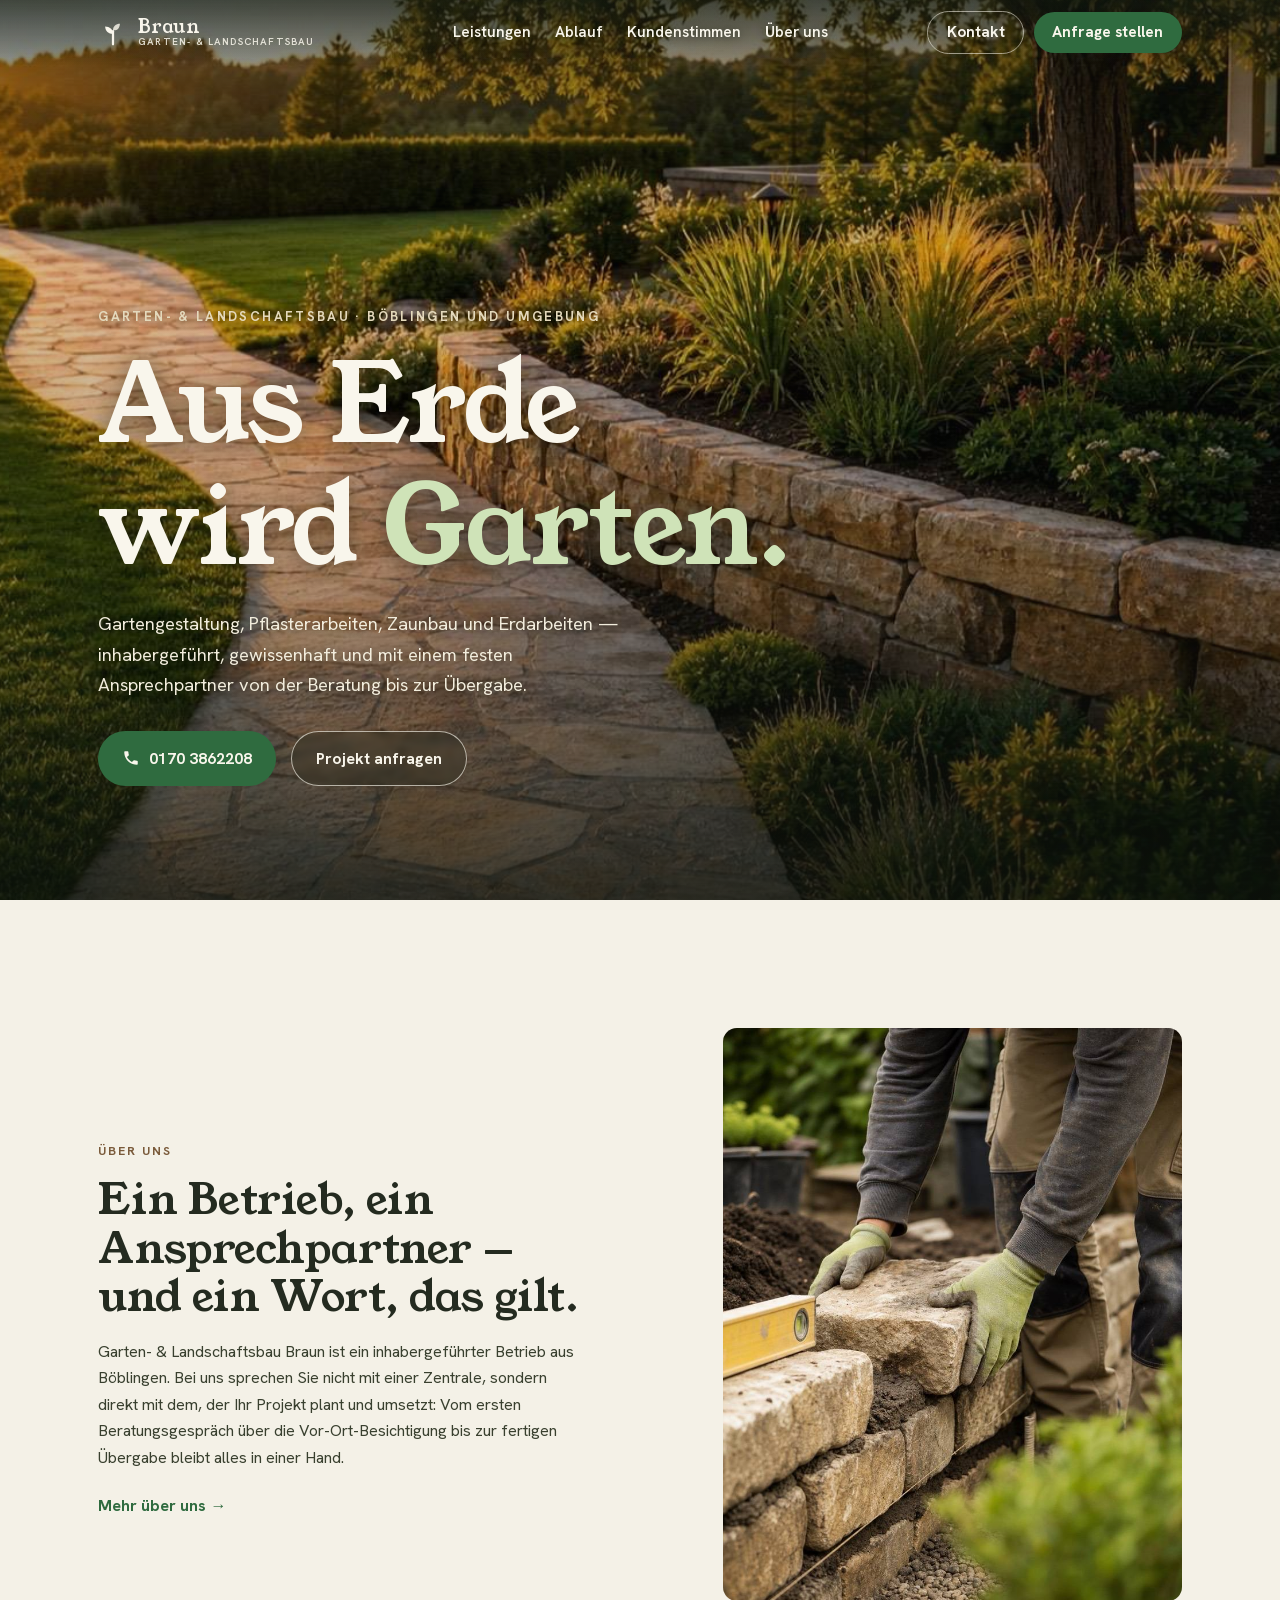
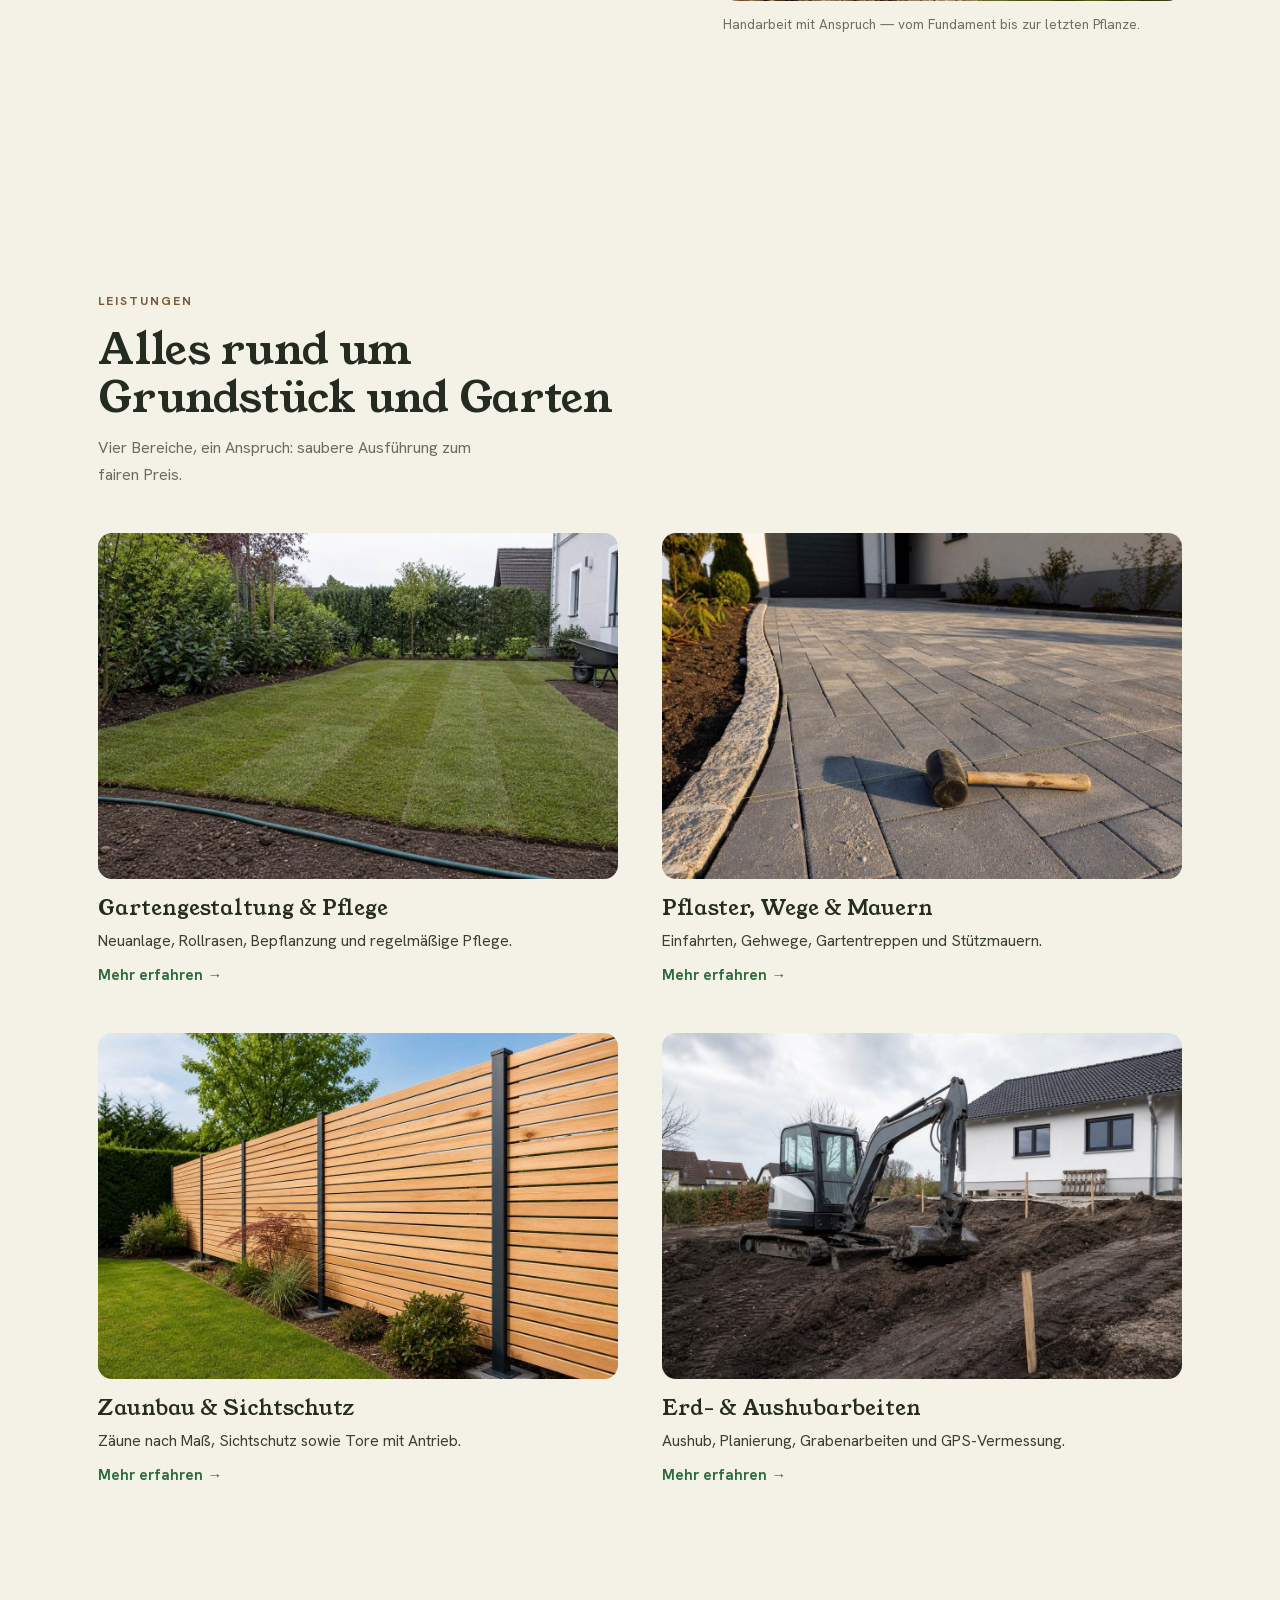
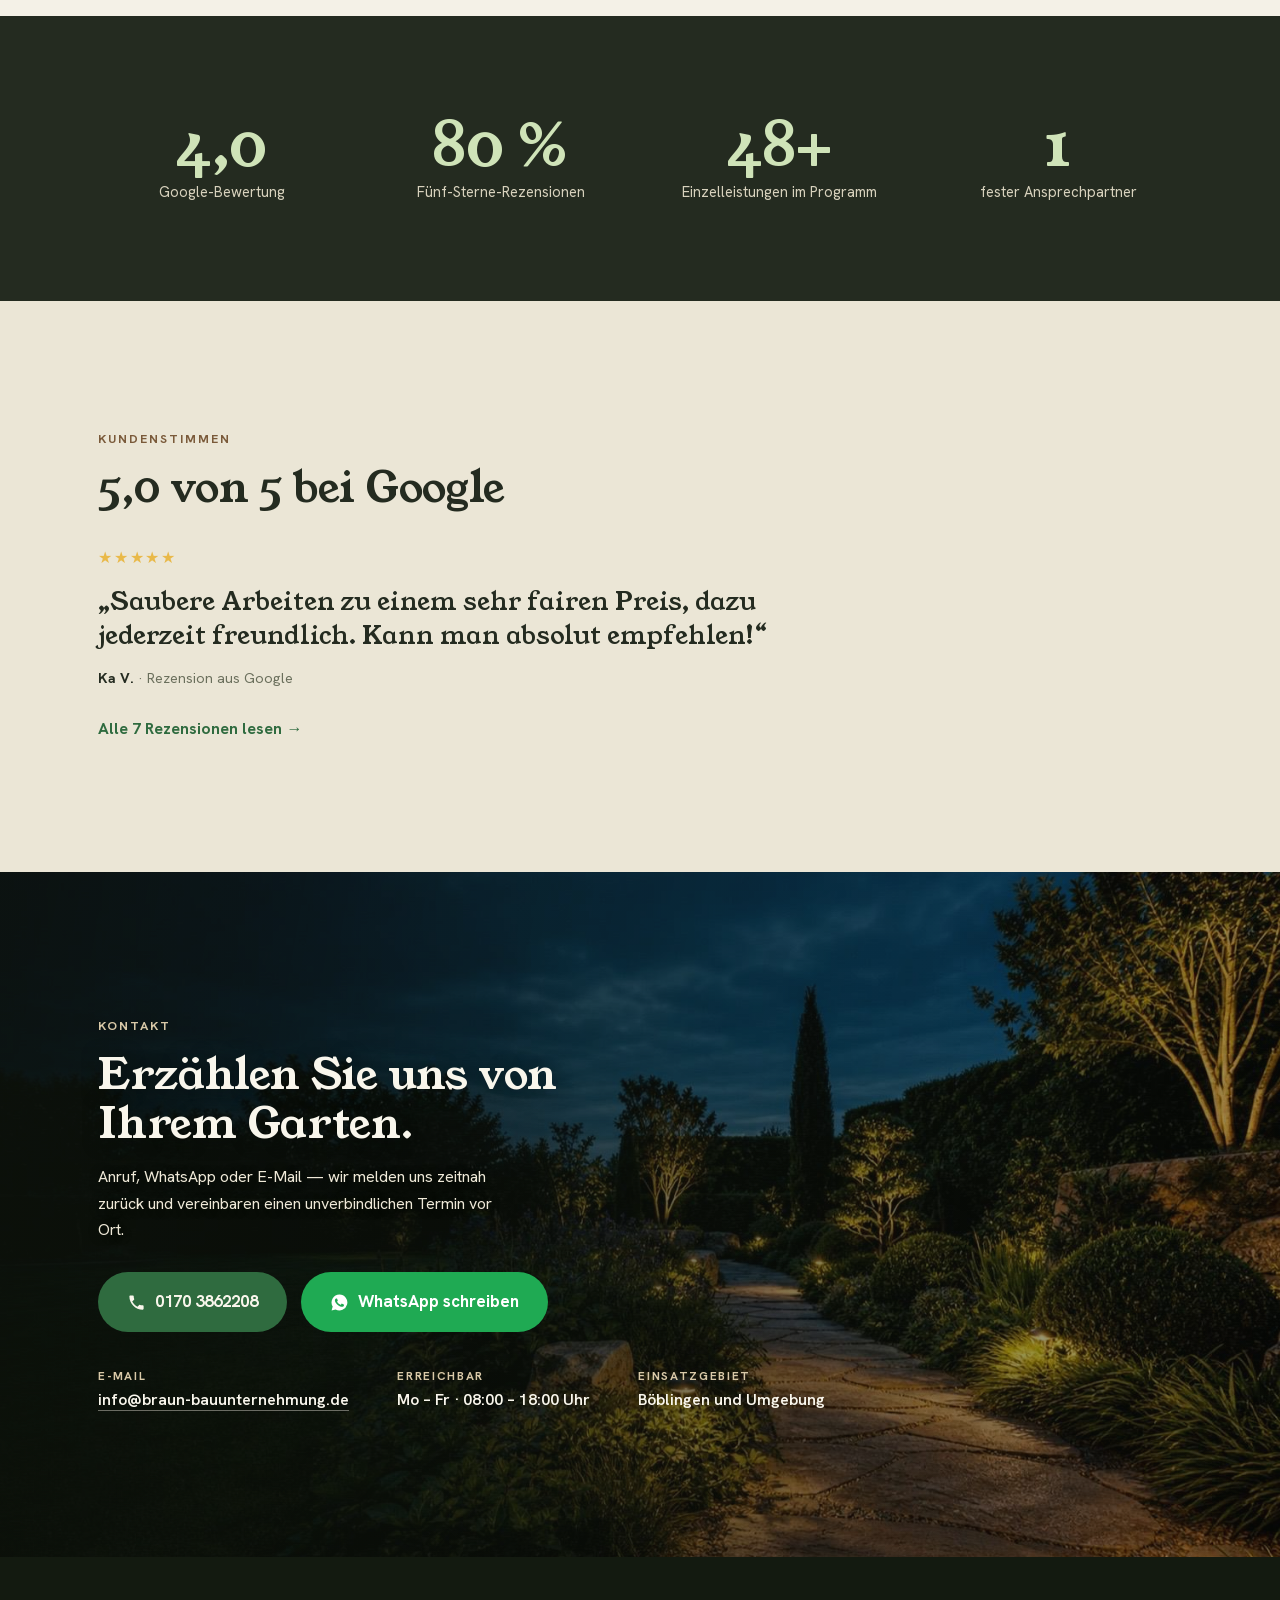
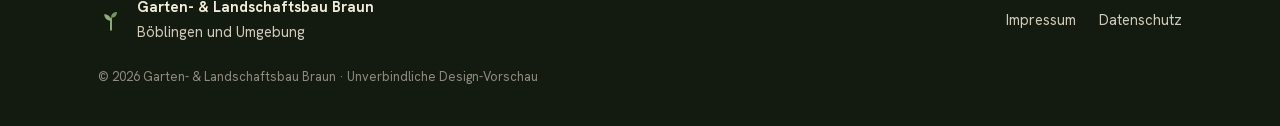
<file: index.html>
<!DOCTYPE html>
<html lang="de">
<head>
  <meta charset="UTF-8">
  <meta name="viewport" content="width=device-width, initial-scale=1.0">
  <title>Garten- &amp; Landschaftsbau Braun · Böblingen — Gartengestaltung, Pflaster, Zaunbau &amp; Erdarbeiten</title>
  <meta name="description" content="Garten- & Landschaftsbau Braun aus Böblingen: Gartengestaltung, Pflasterarbeiten, Zaunbau und Erdarbeiten — inhabergeführt, 5,0 Sterne bei Google. Jetzt anrufen: 0170 3862208.">
  <meta name="robots" content="noindex, nofollow">
  <link rel="stylesheet" href="css/styles.css">
  <script type="application/ld+json">
  {
    "@context": "https://schema.org",
    "@type": "LocalBusiness",
    "name": "Garten- & Landschaftsbau Braun",
    "description": "Gartengestaltung, Pflasterarbeiten, Zaunbau und Erdarbeiten in Böblingen und Umgebung.",
    "telephone": "+491703862208",
    "email": "info@braun-bauunternehmung.de",
    "areaServed": "Böblingen",
    "aggregateRating": {
      "@type": "AggregateRating",
      "ratingValue": "5.0",
      "reviewCount": "7"
    },
    "openingHours": "Mo-Fr 08:00-18:00"
  }
  </script>
</head>
<body>

<a class="skip" href="#inhalt">Zum Inhalt springen</a>

<header class="nav" id="nav">
  <div class="nav-inner">
    <a class="brand" href="index.html" aria-label="Garten- und Landschaftsbau Braun — zur Startseite">
      <span class="brand-mark" aria-hidden="true">
        <svg viewBox="0 0 32 32" width="30" height="30"><path d="M16 28V14" stroke="currentColor" stroke-width="2.4" stroke-linecap="round"/><path d="M16 17c0-5-3.6-8-8.4-8C8 14 11 17 16 17Z" fill="currentColor"/><path d="M16 13c0-4.4 3.2-7 7.4-7C23 11 20.4 13.6 16 13Z" fill="currentColor" opacity=".82"/></svg>
      </span>
      <span class="brand-text">Braun<em>Garten- &amp; Landschaftsbau</em></span>
    </a>
    <nav class="nav-links" id="navLinks" aria-label="Hauptnavigation">
      <a href="leistungen.html">Leistungen</a>
      <a href="ablauf.html">Ablauf</a>
      <a href="kundenstimmen.html">Kundenstimmen</a>
      <a href="ueber-uns.html">Über uns</a>
      <a href="tel:+491703862208" class="nav-call">0170 3862208 anrufen</a>
      <a href="kontakt.html" class="nav-cta">Anfrage stellen</a>
    </nav>
    <div class="nav-actions">
      <a class="nav-btn ghost" href="tel:+491703862208" aria-label="Anrufen: 0170 3862208">Kontakt</a>
      <a class="nav-btn solid" href="kontakt.html">Anfrage stellen</a>
    </div>
    <button class="burger" id="burger" aria-label="Menü öffnen" aria-expanded="false" aria-controls="navLinks">
      <span></span><span></span><span></span>
    </button>
  </div>
</header>

<main id="inhalt">

  <!-- ============ HERO ============ -->
  <section class="hero">
    <div class="hero-media" data-img="img/hero.jpg" data-alt="Frisch angelegter Garten mit Natursteinweg und neuem Rasen" data-parallax="0.12">
      <div class="hero-contours" aria-hidden="true">
        <svg viewBox="0 0 1440 900" preserveAspectRatio="xMidYMid slice">
          <g fill="none" stroke="currentColor" stroke-width="1.1">
            <path d="M-60 730 C 240 660, 420 780, 720 710 S 1230 640, 1500 720"/>
            <path d="M-60 790 C 260 720, 460 840, 760 770 S 1250 700, 1500 780"/>
            <path d="M-60 850 C 280 780, 500 900, 800 830 S 1270 760, 1500 840"/>
            <path d="M-60 670 C 220 610, 400 720, 700 655 S 1210 585, 1500 660"/>
            <path d="M1120 120 C 1210 90, 1330 150, 1460 110"/>
            <path d="M1100 180 C 1200 145, 1340 210, 1480 165"/>
          </g>
        </svg>
      </div>
      <div class="hero-scrim" aria-hidden="true"></div>
    </div>
    <div class="hero-inner">
      <p class="hero-eyebrow reveal">Garten- &amp; Landschaftsbau · Böblingen und Umgebung</p>
      <h1 class="hero-title">
        <span class="line reveal">Aus Erde</span>
        <span class="line reveal d1">wird <em>Garten.</em></span>
      </h1>
      <p class="hero-sub reveal d2">Gartengestaltung, Pflasterarbeiten, Zaunbau und Erdarbeiten —
      inhabergeführt, gewissenhaft und mit einem festen Ansprechpartner von der Beratung bis zur Übergabe.</p>
      <div class="hero-ctas reveal d3">
        <a class="btn btn-solid" href="tel:+491703862208">
          <svg viewBox="0 0 24 24" width="18" height="18" aria-hidden="true"><path fill="currentColor" d="M6.6 10.8c1.4 2.8 3.8 5.1 6.6 6.6l2.2-2.2c.3-.3.7-.4 1-.2 1.1.4 2.3.6 3.6.6.6 0 1 .4 1 1V20c0 .6-.4 1-1 1C10.6 21 3 13.4 3 4c0-.6.4-1 1-1h3.5c.6 0 1 .4 1 1 0 1.2.2 2.4.6 3.6.1.3 0 .7-.2 1l-2.3 2.2Z"/></svg>
          0170 3862208
        </a>
        <a class="btn btn-ghost" href="kontakt.html">Projekt anfragen</a>
      </div>
      <a class="hero-rating reveal d4" href="kundenstimmen.html">
        <span class="stars" aria-hidden="true">★★★★★</span>
        <strong>5,0</strong> bei Google · 7 Rezensionen
      </a>
    </div>
  </section>

  <!-- Wachsende Pflanzenlinie (Signature) -->
  <div class="vine" aria-hidden="true">
    <svg id="vineSvg" viewBox="0 0 60 2400" preserveAspectRatio="none">
      <path id="vinePath" d="M30 0 C 30 160, 14 240, 30 400 C 46 560, 14 680, 30 860 C 46 1040, 16 1160, 30 1340 C 44 1520, 16 1660, 30 1840 C 44 2020, 20 2180, 30 2400"
            fill="none" stroke="currentColor" stroke-width="2" stroke-linecap="round"/>
    </svg>
  </div>

  <!-- ============ ÜBER-UNS-TEASER ============ -->
  <section class="intro" id="ueber">
    <div class="wrap intro-grid">
      <div class="intro-text">
        <p class="eyebrow reveal">Über uns</p>
        <h2 class="reveal">Ein Betrieb, ein Ansprechpartner —<br>und ein Wort, das gilt.</h2>
        <p class="reveal d1">Garten- &amp; Landschaftsbau Braun ist ein inhabergeführter Betrieb aus Böblingen.
        Bei uns sprechen Sie nicht mit einer Zentrale, sondern direkt mit dem, der Ihr Projekt plant
        und umsetzt: Vom ersten Beratungsgespräch über die Vor-Ort-Besichtigung bis zur fertigen
        Übergabe bleibt alles in einer Hand.</p>
        <a class="text-link reveal d2" href="ueber-uns.html">Mehr über uns →</a>
      </div>
      <figure class="intro-media reveal d2">
        <div class="img-slot slot-ueber" data-img="img/ueber.jpg" data-alt="Gartenbauer bei der Arbeit an einer Natursteinmauer">
          <span class="slot-note">Foto folgt<br><small>img/ueber.jpg</small></span>
        </div>
        <figcaption>Handarbeit mit Anspruch — vom Fundament bis zur letzten Pflanze.</figcaption>
      </figure>
    </div>
  </section>

  <!-- ============ LEISTUNGEN-TEASER ============ -->
  <section class="services">
    <div class="wrap">
      <p class="eyebrow reveal">Leistungen</p>
      <h2 class="reveal">Alles rund um Grundstück und Garten</h2>
      <p class="section-lead reveal d1">Vier Bereiche, ein Anspruch: saubere Ausführung zum fairen Preis.</p>

      <div class="service-grid">
        <a class="service service-link reveal" href="leistungen.html#garten">
          <div class="img-slot slot-service" data-img="img/leistung-garten.jpg" data-alt="Neu angelegter Garten mit Rollrasen und Bepflanzung">
            <span class="slot-note">Foto folgt<br><small>img/leistung-garten.jpg</small></span>
          </div>
          <h3>Gartengestaltung &amp; Pflege</h3>
          <p>Neuanlage, Rollrasen, Bepflanzung und regelmäßige Pflege.</p>
          <span class="service-more">Mehr erfahren →</span>
        </a>
        <a class="service service-link reveal d1" href="leistungen.html#pflaster">
          <div class="img-slot slot-service" data-img="img/leistung-pflaster.jpg" data-alt="Frisch gepflasterte Einfahrt mit Natursteinkanten">
            <span class="slot-note">Foto folgt<br><small>img/leistung-pflaster.jpg</small></span>
          </div>
          <h3>Pflaster, Wege &amp; Mauern</h3>
          <p>Einfahrten, Gehwege, Gartentreppen und Stützmauern.</p>
          <span class="service-more">Mehr erfahren →</span>
        </a>
        <a class="service service-link reveal d2" href="leistungen.html#zaun">
          <div class="img-slot slot-service" data-img="img/leistung-zaun.jpg" data-alt="Neu gebauter Sichtschutzzaun aus Holz in einem Garten">
            <span class="slot-note">Foto folgt<br><small>img/leistung-zaun.jpg</small></span>
          </div>
          <h3>Zaunbau &amp; Sichtschutz</h3>
          <p>Zäune nach Maß, Sichtschutz sowie Tore mit Antrieb.</p>
          <span class="service-more">Mehr erfahren →</span>
        </a>
        <a class="service service-link reveal d3" href="leistungen.html#erdbau">
          <div class="img-slot slot-service" data-img="img/leistung-erdbau.jpg" data-alt="Minibagger bei Aushubarbeiten auf einem Grundstück">
            <span class="slot-note">Foto folgt<br><small>img/leistung-erdbau.jpg</small></span>
          </div>
          <h3>Erd- &amp; Aushubarbeiten</h3>
          <p>Aushub, Planierung, Grabenarbeiten und GPS-Vermessung.</p>
          <span class="service-more">Mehr erfahren →</span>
        </a>
      </div>
    </div>
  </section>

  <!-- ============ ZAHLEN ============ -->
  <section class="stats">
    <div class="wrap stats-grid">
      <div class="stat reveal">
        <span class="stat-num" data-count="5" data-decimals="1">0,0</span>
        <span class="stat-label">Google-Bewertung</span>
      </div>
      <div class="stat reveal d1">
        <span class="stat-num" data-count="100" data-suffix="&thinsp;%">0</span>
        <span class="stat-label">Fünf-Sterne-Rezensionen</span>
      </div>
      <div class="stat reveal d2">
        <span class="stat-num" data-count="60" data-suffix="+">0</span>
        <span class="stat-label">Einzelleistungen im Programm</span>
      </div>
      <div class="stat reveal d3">
        <span class="stat-num" data-count="1">0</span>
        <span class="stat-label">fester Ansprechpartner</span>
      </div>
    </div>
  </section>

  <!-- ============ KUNDENSTIMMEN-TEASER ============ -->
  <section class="reviews-teaser">
    <div class="wrap">
      <p class="eyebrow reveal">Kundenstimmen</p>
      <h2 class="reveal">5,0 von 5 bei Google</h2>
      <blockquote class="quote-single reveal d1">
        <span class="stars" aria-label="5 von 5 Sternen">★★★★★</span>
        <p>„Saubere Arbeiten zu einem sehr fairen Preis, dazu jederzeit freundlich.
        Kann man absolut empfehlen!“</p>
        <footer><strong>Ka V.</strong> · Rezension aus Google</footer>
      </blockquote>
      <a class="text-link reveal d2" href="kundenstimmen.html">Alle 7 Rezensionen lesen →</a>
    </div>
  </section>

  <!-- ============ KONTAKT / CTA ============ -->
  <section class="contact" id="kontakt">
    <div class="contact-media" data-img="img/kontakt.jpg" data-alt="Abendstimmung in einem fertig angelegten Garten" data-parallax="0.08">
      <div class="contact-scrim" aria-hidden="true"></div>
    </div>
    <div class="wrap contact-inner">
      <div class="contact-text">
        <p class="eyebrow light reveal">Kontakt</p>
        <h2 class="reveal">Erzählen Sie uns von Ihrem Garten.</h2>
        <p class="reveal d1">Anruf, WhatsApp oder E-Mail — wir melden uns zeitnah zurück
        und vereinbaren einen unverbindlichen Termin vor Ort.</p>
        <div class="contact-actions reveal d2">
          <a class="btn btn-solid btn-big" href="tel:+491703862208">
            <svg viewBox="0 0 24 24" width="19" height="19" aria-hidden="true"><path fill="currentColor" d="M6.6 10.8c1.4 2.8 3.8 5.1 6.6 6.6l2.2-2.2c.3-.3.7-.4 1-.2 1.1.4 2.3.6 3.6.6.6 0 1 .4 1 1V20c0 .6-.4 1-1 1C10.6 21 3 13.4 3 4c0-.6.4-1 1-1h3.5c.6 0 1 .4 1 1 0 1.2.2 2.4.6 3.6.1.3 0 .7-.2 1l-2.3 2.2Z"/></svg>
            0170 3862208
          </a>
          <a class="btn btn-whatsapp btn-big" href="https://wa.me/491703862208" rel="noopener">
            <svg viewBox="0 0 24 24" width="19" height="19" aria-hidden="true"><path fill="currentColor" d="M12 2a10 10 0 0 0-8.6 15.1L2 22l5-1.3A10 10 0 1 0 12 2Zm5.5 14.1c-.2.7-1.3 1.3-1.9 1.3-.5.1-1.1.1-1.8-.1-.4-.1-.9-.3-1.6-.6-2.9-1.2-4.7-4.1-4.9-4.3-.1-.2-1.1-1.5-1.1-2.9s.7-2 1-2.3c.2-.3.5-.3.7-.3h.5c.2 0 .4 0 .6.4.2.5.7 1.8.8 1.9.1.1.1.3 0 .4-.1.2-.1.3-.3.5l-.4.5c-.1.1-.3.3-.1.6.2.3.8 1.3 1.7 2.1 1.2 1 2.1 1.4 2.4 1.5.3.1.5.1.6-.1.2-.2.7-.8.9-1.1.2-.3.4-.2.6-.1.3.1 1.7.8 2 .9.3.2.5.2.6.4 0 .1 0 .7-.3 1.3Z"/></svg>
            WhatsApp schreiben
          </a>
        </div>
        <dl class="contact-facts reveal d3">
          <div><dt>E-Mail</dt><dd><a href="mailto:info@braun-bauunternehmung.de">info@braun-bauunternehmung.de</a></dd></div>
          <div><dt>Erreichbar</dt><dd>Mo – Fr · 08:00 – 18:00 Uhr</dd></div>
          <div><dt>Einsatzgebiet</dt><dd>Böblingen und Umgebung</dd></div>
        </dl>
      </div>
    </div>
  </section>

</main>

<footer class="footer">
  <div class="wrap footer-inner">
    <div class="footer-brand">
      <span class="brand-mark" aria-hidden="true">
        <svg viewBox="0 0 32 32" width="26" height="26"><path d="M16 28V14" stroke="currentColor" stroke-width="2.4" stroke-linecap="round"/><path d="M16 17c0-5-3.6-8-8.4-8C8 14 11 17 16 17Z" fill="currentColor"/><path d="M16 13c0-4.4 3.2-7 7.4-7C23 11 20.4 13.6 16 13Z" fill="currentColor" opacity=".82"/></svg>
      </span>
      <p><strong>Garten- &amp; Landschaftsbau Braun</strong><br>Böblingen und Umgebung</p>
    </div>
    <nav class="footer-links" aria-label="Rechtliches">
      <a href="impressum.html">Impressum</a>
      <a href="datenschutz.html">Datenschutz</a>
    </nav>
    <p class="footer-note">© <span id="year">2026</span> Garten- &amp; Landschaftsbau Braun · Unverbindliche Design-Vorschau</p>
  </div>
</footer>

<script src="js/main.js"></script>
</body>
</html>
</file>
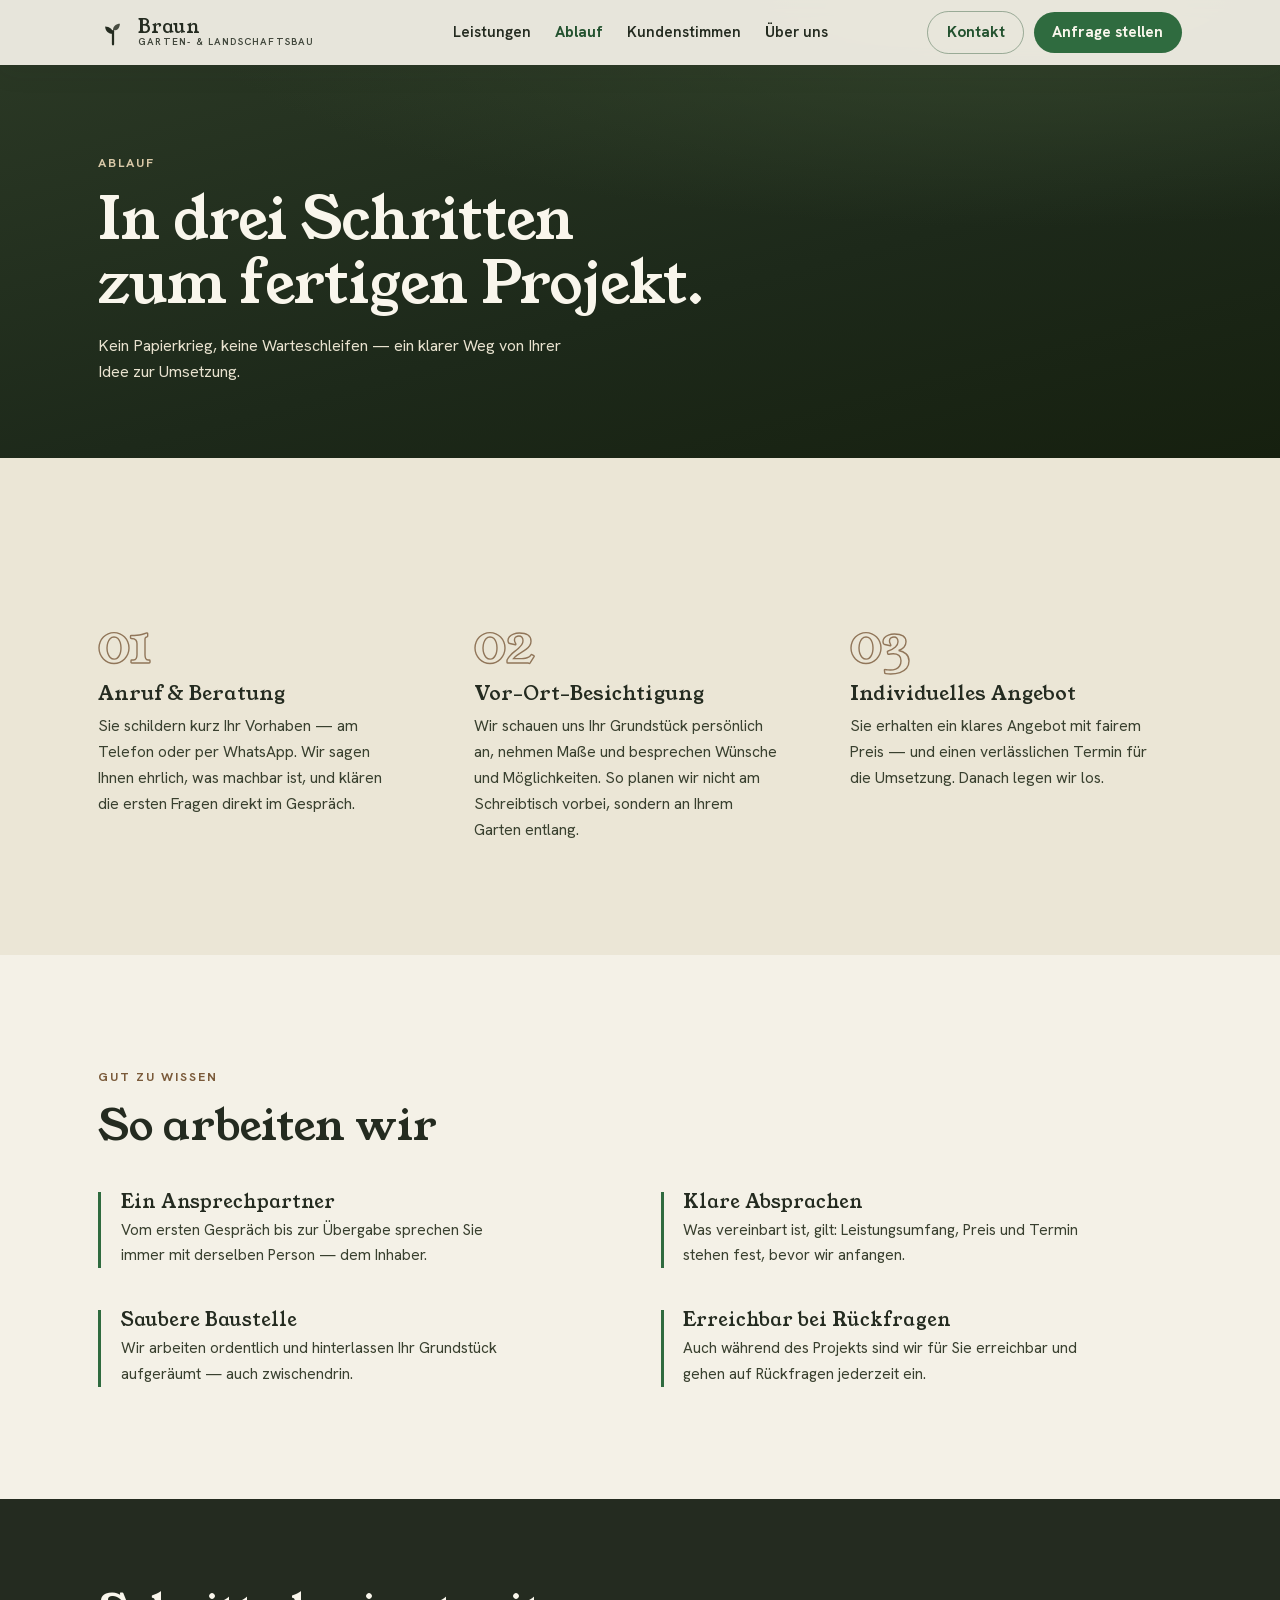
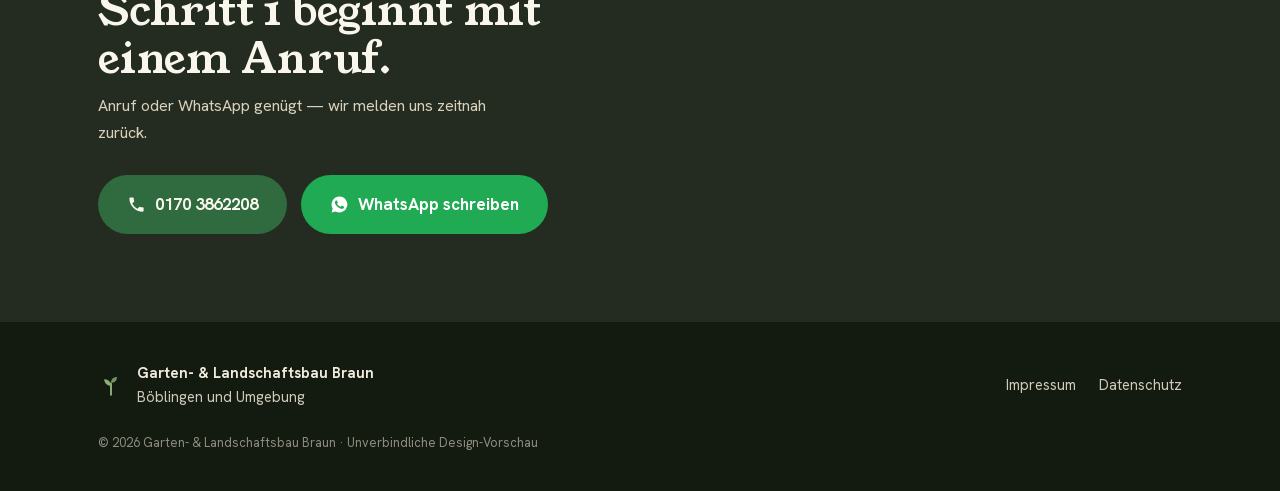
<file: ablauf.html>
<!DOCTYPE html>
<html lang="de">
<head>
  <meta charset="UTF-8">
  <meta name="viewport" content="width=device-width, initial-scale=1.0">
  <title>Ablauf · Garten- &amp; Landschaftsbau Braun · Böblingen</title>
  <meta name="description" content="So läuft Ihr Projekt mit Garten- & Landschaftsbau Braun ab: Anruf & Beratung, Vor-Ort-Besichtigung, individuelles Angebot — klar und verlässlich.">
  <meta name="robots" content="noindex, nofollow">
  <link rel="stylesheet" href="css/styles.css">
</head>
<body>

<a class="skip" href="#inhalt">Zum Inhalt springen</a>

<header class="nav solid" id="nav">
  <div class="nav-inner">
    <a class="brand" href="index.html" aria-label="Garten- und Landschaftsbau Braun — zur Startseite">
      <span class="brand-mark" aria-hidden="true">
        <svg viewBox="0 0 32 32" width="30" height="30"><path d="M16 28V14" stroke="currentColor" stroke-width="2.4" stroke-linecap="round"/><path d="M16 17c0-5-3.6-8-8.4-8C8 14 11 17 16 17Z" fill="currentColor"/><path d="M16 13c0-4.4 3.2-7 7.4-7C23 11 20.4 13.6 16 13Z" fill="currentColor" opacity=".82"/></svg>
      </span>
      <span class="brand-text">Braun<em>Garten- &amp; Landschaftsbau</em></span>
    </a>
    <nav class="nav-links" id="navLinks" aria-label="Hauptnavigation">
      <a href="leistungen.html">Leistungen</a>
      <a href="ablauf.html" aria-current="page">Ablauf</a>
      <a href="kundenstimmen.html">Kundenstimmen</a>
      <a href="ueber-uns.html">Über uns</a>
      <a href="tel:+491703862208" class="nav-call">0170 3862208 anrufen</a>
      <a href="kontakt.html" class="nav-cta">Anfrage stellen</a>
    </nav>
    <div class="nav-actions">
      <a class="nav-btn ghost" href="tel:+491703862208" aria-label="Anrufen: 0170 3862208">Kontakt</a>
      <a class="nav-btn solid" href="kontakt.html">Anfrage stellen</a>
    </div>
    <button class="burger" id="burger" aria-label="Menü öffnen" aria-expanded="false" aria-controls="navLinks">
      <span></span><span></span><span></span>
    </button>
  </div>
</header>

<main id="inhalt">

  <section class="page-hero">
    <div class="wrap">
      <p class="eyebrow light reveal">Ablauf</p>
      <h1 class="reveal">In drei Schritten<br>zum fertigen Projekt.</h1>
      <p class="page-hero-sub reveal d1">Kein Papierkrieg, keine Warteschleifen — ein klarer Weg
      von Ihrer Idee zur Umsetzung.</p>
    </div>
  </section>

  <section class="process">
    <div class="wrap">
      <ol class="steps">
        <li class="step reveal">
          <span class="step-num" aria-hidden="true">01</span>
          <h3>Anruf &amp; Beratung</h3>
          <p>Sie schildern kurz Ihr Vorhaben — am Telefon oder per WhatsApp. Wir sagen Ihnen ehrlich,
          was machbar ist, und klären die ersten Fragen direkt im Gespräch.</p>
        </li>
        <li class="step reveal d1">
          <span class="step-num" aria-hidden="true">02</span>
          <h3>Vor-Ort-Besichtigung</h3>
          <p>Wir schauen uns Ihr Grundstück persönlich an, nehmen Maße und besprechen Wünsche
          und Möglichkeiten. So planen wir nicht am Schreibtisch vorbei, sondern an Ihrem Garten entlang.</p>
        </li>
        <li class="step reveal d2">
          <span class="step-num" aria-hidden="true">03</span>
          <h3>Individuelles Angebot</h3>
          <p>Sie erhalten ein klares Angebot mit fairem Preis — und einen verlässlichen Termin
          für die Umsetzung. Danach legen wir los.</p>
        </li>
      </ol>
    </div>
  </section>

  <section class="goodtoknow">
    <div class="wrap">
      <p class="eyebrow reveal">Gut zu wissen</p>
      <h2 class="reveal">So arbeiten wir</h2>
      <ul class="why-grid">
        <li class="reveal"><h3>Ein Ansprechpartner</h3><p>Vom ersten Gespräch bis zur Übergabe sprechen Sie immer mit derselben Person — dem Inhaber.</p></li>
        <li class="reveal d1"><h3>Klare Absprachen</h3><p>Was vereinbart ist, gilt: Leistungsumfang, Preis und Termin stehen fest, bevor wir anfangen.</p></li>
        <li class="reveal d2"><h3>Saubere Baustelle</h3><p>Wir arbeiten ordentlich und hinterlassen Ihr Grundstück aufgeräumt — auch zwischendrin.</p></li>
        <li class="reveal d3"><h3>Erreichbar bei Rückfragen</h3><p>Auch während des Projekts sind wir für Sie erreichbar und gehen auf Rückfragen jederzeit ein.</p></li>
      </ul>
    </div>
  </section>

  <section class="cta-band">
    <div class="wrap cta-band-inner">
      <h2 class="reveal">Schritt 1 beginnt mit einem Anruf.</h2>
      <p class="reveal d1">Anruf oder WhatsApp genügt — wir melden uns zeitnah zurück.</p>
      <div class="contact-actions reveal d2">
        <a class="btn btn-solid btn-big" href="tel:+491703862208">
          <svg viewBox="0 0 24 24" width="19" height="19" aria-hidden="true"><path fill="currentColor" d="M6.6 10.8c1.4 2.8 3.8 5.1 6.6 6.6l2.2-2.2c.3-.3.7-.4 1-.2 1.1.4 2.3.6 3.6.6.6 0 1 .4 1 1V20c0 .6-.4 1-1 1C10.6 21 3 13.4 3 4c0-.6.4-1 1-1h3.5c.6 0 1 .4 1 1 0 1.2.2 2.4.6 3.6.1.3 0 .7-.2 1l-2.3 2.2Z"/></svg>
          0170 3862208
        </a>
        <a class="btn btn-whatsapp btn-big" href="https://wa.me/491703862208" rel="noopener">
          <svg viewBox="0 0 24 24" width="19" height="19" aria-hidden="true"><path fill="currentColor" d="M12 2a10 10 0 0 0-8.6 15.1L2 22l5-1.3A10 10 0 1 0 12 2Zm5.5 14.1c-.2.7-1.3 1.3-1.9 1.3-.5.1-1.1.1-1.8-.1-.4-.1-.9-.3-1.6-.6-2.9-1.2-4.7-4.1-4.9-4.3-.1-.2-1.1-1.5-1.1-2.9s.7-2 1-2.3c.2-.3.5-.3.7-.3h.5c.2 0 .4 0 .6.4.2.5.7 1.8.8 1.9.1.1.1.3 0 .4-.1.2-.1.3-.3.5l-.4.5c-.1.1-.3.3-.1.6.2.3.8 1.3 1.7 2.1 1.2 1 2.1 1.4 2.4 1.5.3.1.5.1.6-.1.2-.2.7-.8.9-1.1.2-.3.4-.2.6-.1.3.1 1.7.8 2 .9.3.2.5.2.6.4 0 .1 0 .7-.3 1.3Z"/></svg>
          WhatsApp schreiben
        </a>
      </div>
    </div>
  </section>

</main>

<footer class="footer">
  <div class="wrap footer-inner">
    <div class="footer-brand">
      <span class="brand-mark" aria-hidden="true">
        <svg viewBox="0 0 32 32" width="26" height="26"><path d="M16 28V14" stroke="currentColor" stroke-width="2.4" stroke-linecap="round"/><path d="M16 17c0-5-3.6-8-8.4-8C8 14 11 17 16 17Z" fill="currentColor"/><path d="M16 13c0-4.4 3.2-7 7.4-7C23 11 20.4 13.6 16 13Z" fill="currentColor" opacity=".82"/></svg>
      </span>
      <p><strong>Garten- &amp; Landschaftsbau Braun</strong><br>Böblingen und Umgebung</p>
    </div>
    <nav class="footer-links" aria-label="Rechtliches">
      <a href="impressum.html">Impressum</a>
      <a href="datenschutz.html">Datenschutz</a>
    </nav>
    <p class="footer-note">© <span id="year">2026</span> Garten- &amp; Landschaftsbau Braun · Unverbindliche Design-Vorschau</p>
  </div>
</footer>

<script src="js/main.js"></script>
</body>
</html>
</file>
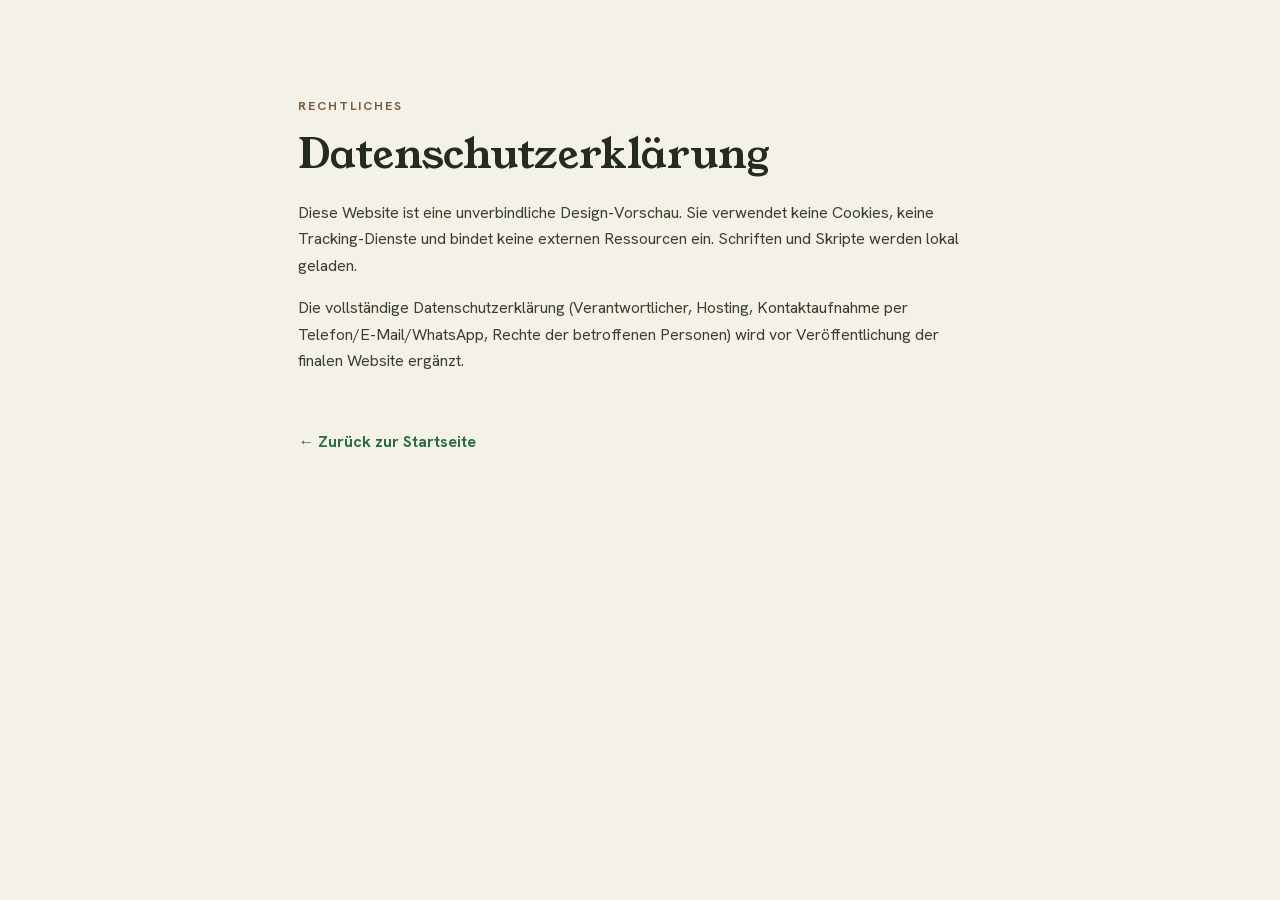
<file: datenschutz.html>
<!DOCTYPE html>
<html lang="de">
<head>
  <meta charset="UTF-8">
  <meta name="viewport" content="width=device-width, initial-scale=1.0">
  <title>Datenschutz · Garten- &amp; Landschaftsbau Braun</title>
  <meta name="robots" content="noindex, nofollow">
  <link rel="stylesheet" href="css/styles.css">
</head>
<body class="legal-page">
<main class="wrap" style="padding-top:6rem;padding-bottom:4rem;max-width:760px;">
  <p class="eyebrow">Rechtliches</p>
  <h1 style="font-size:clamp(1.8rem,4vw,2.6rem);">Datenschutzerklärung</h1>
  <p style="margin-top:1.4rem;color:var(--ink-soft);">
    Diese Website ist eine unverbindliche Design-Vorschau. Sie verwendet keine Cookies,
    keine Tracking-Dienste und bindet keine externen Ressourcen ein. Schriften und Skripte
    werden lokal geladen.
  </p>
  <p style="margin-top:1rem;color:var(--ink-soft);">
    Die vollständige Datenschutzerklärung (Verantwortlicher, Hosting, Kontaktaufnahme per
    Telefon/E-Mail/WhatsApp, Rechte der betroffenen Personen) wird vor Veröffentlichung
    der finalen Website ergänzt.
  </p>
  <p style="margin-top:2rem;"><a class="text-link" href="index.html">← Zurück zur Startseite</a></p>
</main>
</body>
</html>
</file>
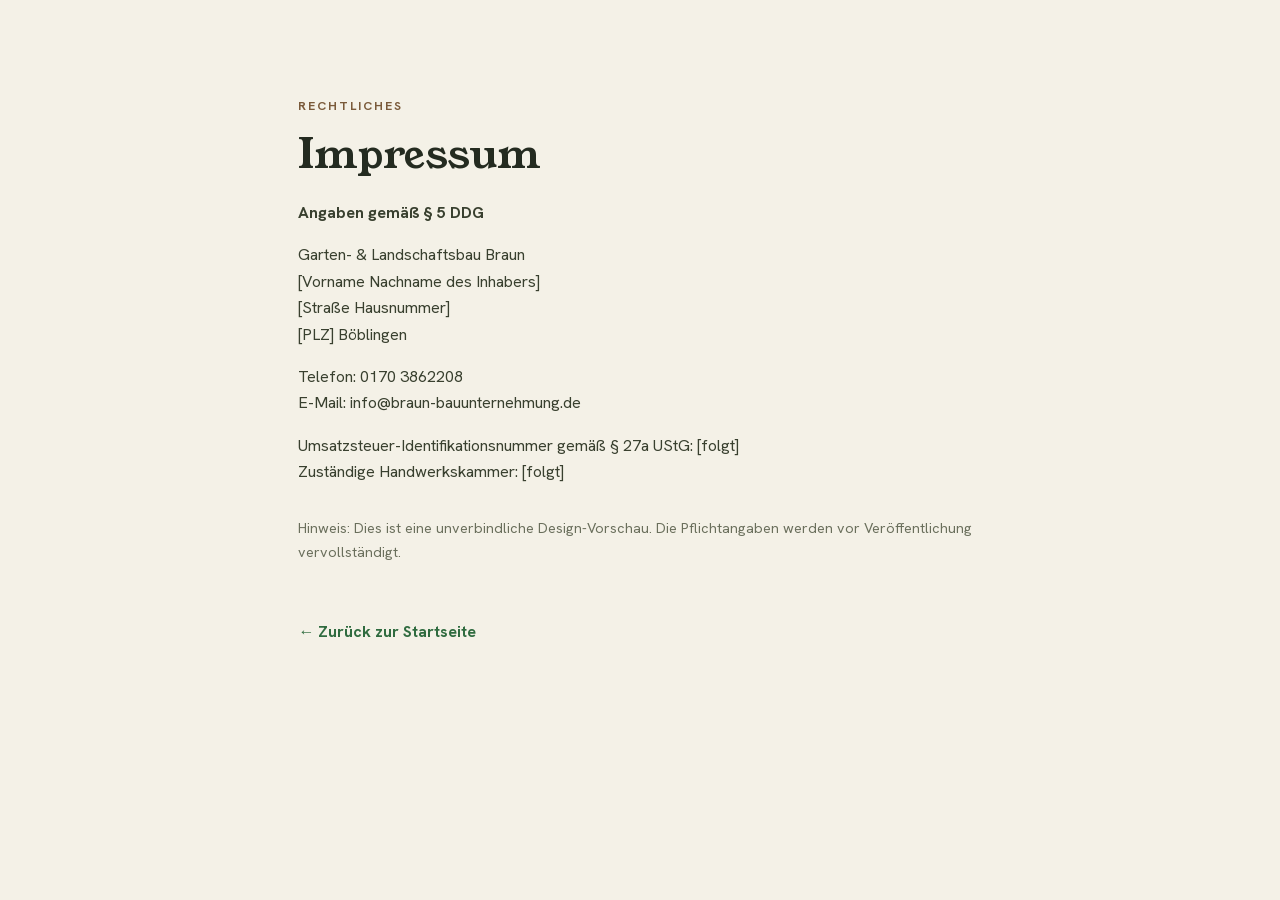
<file: impressum.html>
<!DOCTYPE html>
<html lang="de">
<head>
  <meta charset="UTF-8">
  <meta name="viewport" content="width=device-width, initial-scale=1.0">
  <title>Impressum · Garten- &amp; Landschaftsbau Braun</title>
  <meta name="robots" content="noindex, nofollow">
  <link rel="stylesheet" href="css/styles.css">
</head>
<body class="legal-page">
<main class="wrap" style="padding-top:6rem;padding-bottom:4rem;max-width:760px;">
  <p class="eyebrow">Rechtliches</p>
  <h1 style="font-size:clamp(1.8rem,4vw,2.6rem);">Impressum</h1>
  <p style="margin-top:1.4rem;color:var(--ink-soft);"><strong>Angaben gemäß § 5 DDG</strong></p>
  <p style="margin-top:1rem;color:var(--ink-soft);">
    Garten- &amp; Landschaftsbau Braun<br>
    [Vorname Nachname des Inhabers]<br>
    [Straße Hausnummer]<br>
    [PLZ] Böblingen
  </p>
  <p style="margin-top:1rem;color:var(--ink-soft);">
    Telefon: 0170 3862208<br>
    E-Mail: info@braun-bauunternehmung.de
  </p>
  <p style="margin-top:1rem;color:var(--ink-soft);">
    Umsatzsteuer-Identifikationsnummer gemäß § 27a UStG: [folgt]<br>
    Zuständige Handwerkskammer: [folgt]
  </p>
  <p style="margin-top:2rem;color:var(--muted);font-size:0.9rem;">
    Hinweis: Dies ist eine unverbindliche Design-Vorschau. Die Pflichtangaben werden vor
    Veröffentlichung vervollständigt.
  </p>
  <p style="margin-top:2rem;"><a class="text-link" href="index.html">← Zurück zur Startseite</a></p>
</main>
</body>
</html>
</file>
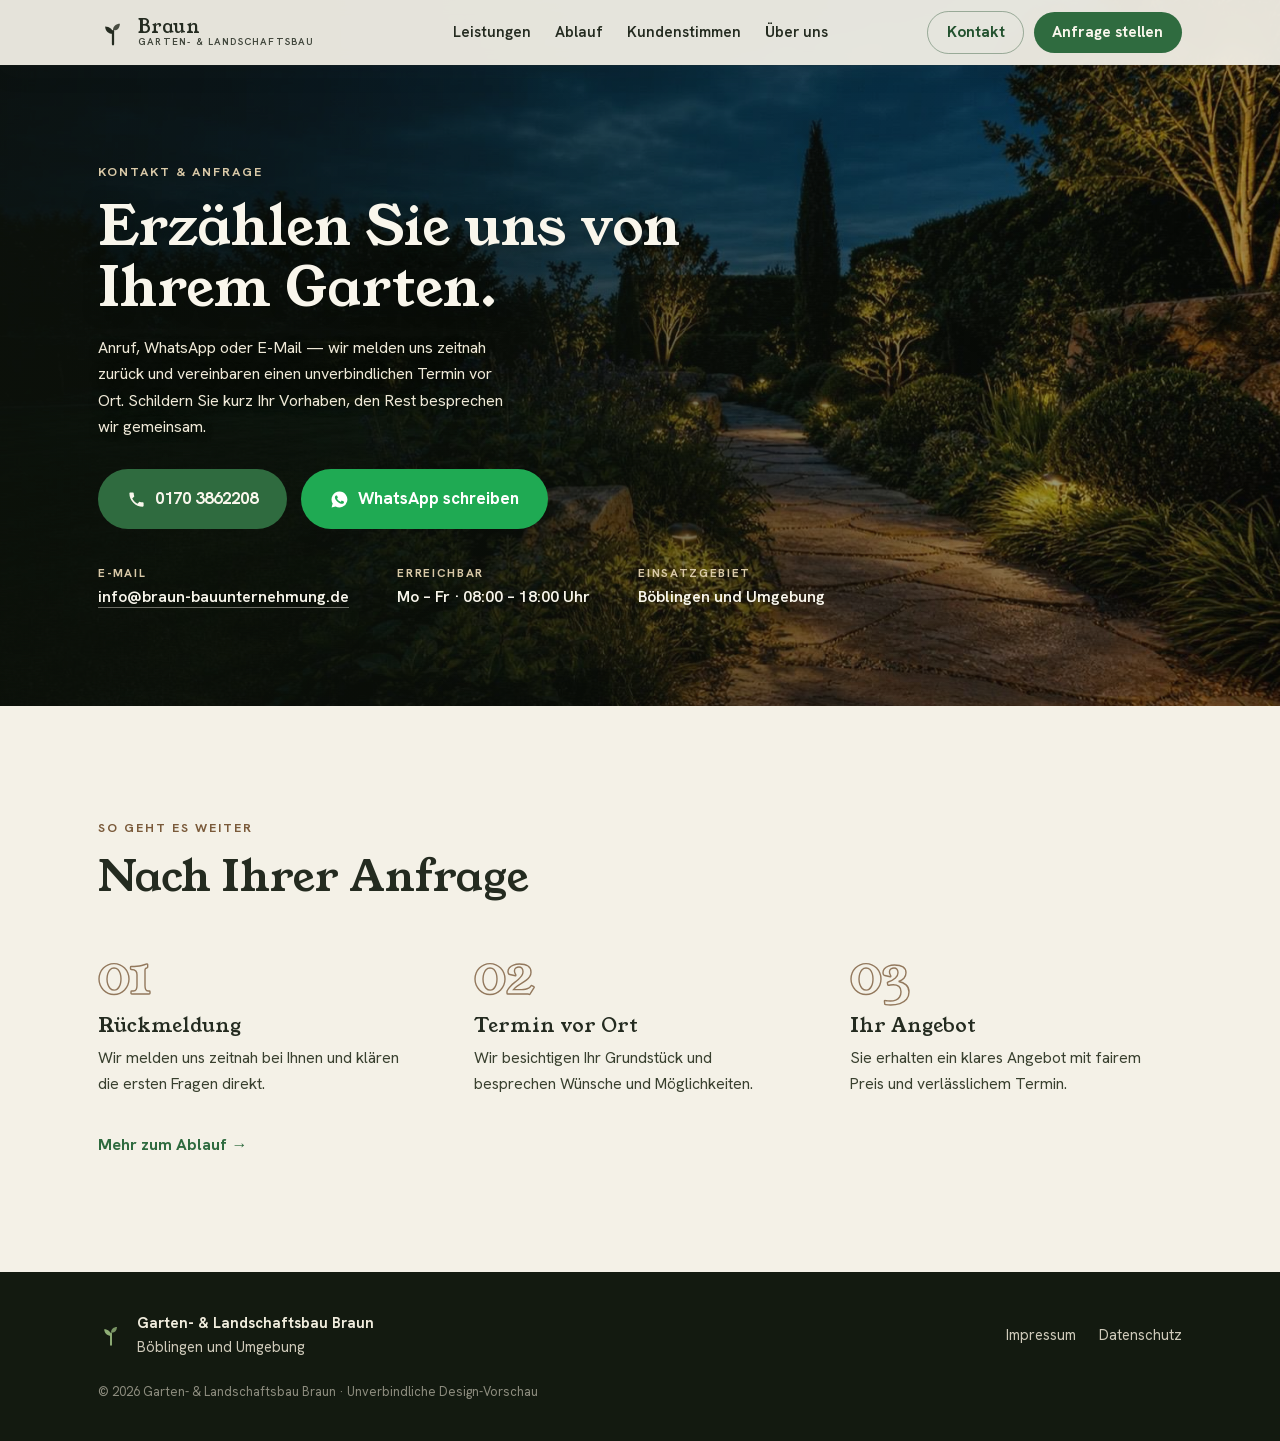
<file: kontakt.html>
<!DOCTYPE html>
<html lang="de">
<head>
  <meta charset="UTF-8">
  <meta name="viewport" content="width=device-width, initial-scale=1.0">
  <title>Kontakt &amp; Anfrage · Garten- &amp; Landschaftsbau Braun · Böblingen</title>
  <meta name="description" content="Kontakt zu Garten- & Landschaftsbau Braun in Böblingen: Telefon 0170 3862208, WhatsApp oder E-Mail — unverbindliche Beratung und Vor-Ort-Termin.">
  <meta name="robots" content="noindex, nofollow">
  <link rel="stylesheet" href="css/styles.css">
</head>
<body>

<a class="skip" href="#inhalt">Zum Inhalt springen</a>

<header class="nav solid" id="nav">
  <div class="nav-inner">
    <a class="brand" href="index.html" aria-label="Garten- und Landschaftsbau Braun — zur Startseite">
      <span class="brand-mark" aria-hidden="true">
        <svg viewBox="0 0 32 32" width="30" height="30"><path d="M16 28V14" stroke="currentColor" stroke-width="2.4" stroke-linecap="round"/><path d="M16 17c0-5-3.6-8-8.4-8C8 14 11 17 16 17Z" fill="currentColor"/><path d="M16 13c0-4.4 3.2-7 7.4-7C23 11 20.4 13.6 16 13Z" fill="currentColor" opacity=".82"/></svg>
      </span>
      <span class="brand-text">Braun<em>Garten- &amp; Landschaftsbau</em></span>
    </a>
    <nav class="nav-links" id="navLinks" aria-label="Hauptnavigation">
      <a href="leistungen.html">Leistungen</a>
      <a href="ablauf.html">Ablauf</a>
      <a href="kundenstimmen.html">Kundenstimmen</a>
      <a href="ueber-uns.html">Über uns</a>
      <a href="tel:+491703862208" class="nav-call">0170 3862208 anrufen</a>
      <a href="kontakt.html" class="nav-cta" aria-current="page">Anfrage stellen</a>
    </nav>
    <div class="nav-actions">
      <a class="nav-btn ghost" href="tel:+491703862208" aria-label="Anrufen: 0170 3862208">Kontakt</a>
      <a class="nav-btn solid" href="kontakt.html">Anfrage stellen</a>
    </div>
    <button class="burger" id="burger" aria-label="Menü öffnen" aria-expanded="false" aria-controls="navLinks">
      <span></span><span></span><span></span>
    </button>
  </div>
</header>

<main id="inhalt">

  <section class="contact contact-page">
    <div class="contact-media" data-img="img/kontakt.jpg" data-alt="Abendstimmung in einem fertig angelegten Garten" data-parallax="0.08">
      <div class="contact-scrim" aria-hidden="true"></div>
    </div>
    <div class="wrap contact-inner">
      <div class="contact-text">
        <p class="eyebrow light reveal">Kontakt &amp; Anfrage</p>
        <h1 class="reveal">Erzählen Sie uns von Ihrem Garten.</h1>
        <p class="reveal d1">Anruf, WhatsApp oder E-Mail — wir melden uns zeitnah zurück
        und vereinbaren einen unverbindlichen Termin vor Ort. Schildern Sie kurz Ihr Vorhaben,
        den Rest besprechen wir gemeinsam.</p>
        <div class="contact-actions reveal d2">
          <a class="btn btn-solid btn-big" href="tel:+491703862208">
            <svg viewBox="0 0 24 24" width="19" height="19" aria-hidden="true"><path fill="currentColor" d="M6.6 10.8c1.4 2.8 3.8 5.1 6.6 6.6l2.2-2.2c.3-.3.7-.4 1-.2 1.1.4 2.3.6 3.6.6.6 0 1 .4 1 1V20c0 .6-.4 1-1 1C10.6 21 3 13.4 3 4c0-.6.4-1 1-1h3.5c.6 0 1 .4 1 1 0 1.2.2 2.4.6 3.6.1.3 0 .7-.2 1l-2.3 2.2Z"/></svg>
            0170 3862208
          </a>
          <a class="btn btn-whatsapp btn-big" href="https://wa.me/491703862208" rel="noopener">
            <svg viewBox="0 0 24 24" width="19" height="19" aria-hidden="true"><path fill="currentColor" d="M12 2a10 10 0 0 0-8.6 15.1L2 22l5-1.3A10 10 0 1 0 12 2Zm5.5 14.1c-.2.7-1.3 1.3-1.9 1.3-.5.1-1.1.1-1.8-.1-.4-.1-.9-.3-1.6-.6-2.9-1.2-4.7-4.1-4.9-4.3-.1-.2-1.1-1.5-1.1-2.9s.7-2 1-2.3c.2-.3.5-.3.7-.3h.5c.2 0 .4 0 .6.4.2.5.7 1.8.8 1.9.1.1.1.3 0 .4-.1.2-.1.3-.3.5l-.4.5c-.1.1-.3.3-.1.6.2.3.8 1.3 1.7 2.1 1.2 1 2.1 1.4 2.4 1.5.3.1.5.1.6-.1.2-.2.7-.8.9-1.1.2-.3.4-.2.6-.1.3.1 1.7.8 2 .9.3.2.5.2.6.4 0 .1 0 .7-.3 1.3Z"/></svg>
            WhatsApp schreiben
          </a>
        </div>
        <dl class="contact-facts reveal d3">
          <div><dt>E-Mail</dt><dd><a href="mailto:info@braun-bauunternehmung.de">info@braun-bauunternehmung.de</a></dd></div>
          <div><dt>Erreichbar</dt><dd>Mo – Fr · 08:00 – 18:00 Uhr</dd></div>
          <div><dt>Einsatzgebiet</dt><dd>Böblingen und Umgebung</dd></div>
        </dl>
      </div>
    </div>
  </section>

  <section class="goodtoknow">
    <div class="wrap">
      <p class="eyebrow reveal">So geht es weiter</p>
      <h2 class="reveal">Nach Ihrer Anfrage</h2>
      <ol class="steps">
        <li class="step reveal">
          <span class="step-num" aria-hidden="true">01</span>
          <h3>Rückmeldung</h3>
          <p>Wir melden uns zeitnah bei Ihnen und klären die ersten Fragen direkt.</p>
        </li>
        <li class="step reveal d1">
          <span class="step-num" aria-hidden="true">02</span>
          <h3>Termin vor Ort</h3>
          <p>Wir besichtigen Ihr Grundstück und besprechen Wünsche und Möglichkeiten.</p>
        </li>
        <li class="step reveal d2">
          <span class="step-num" aria-hidden="true">03</span>
          <h3>Ihr Angebot</h3>
          <p>Sie erhalten ein klares Angebot mit fairem Preis und verlässlichem Termin.</p>
        </li>
      </ol>
      <a class="text-link reveal d3" href="ablauf.html">Mehr zum Ablauf →</a>
    </div>
  </section>

</main>

<footer class="footer">
  <div class="wrap footer-inner">
    <div class="footer-brand">
      <span class="brand-mark" aria-hidden="true">
        <svg viewBox="0 0 32 32" width="26" height="26"><path d="M16 28V14" stroke="currentColor" stroke-width="2.4" stroke-linecap="round"/><path d="M16 17c0-5-3.6-8-8.4-8C8 14 11 17 16 17Z" fill="currentColor"/><path d="M16 13c0-4.4 3.2-7 7.4-7C23 11 20.4 13.6 16 13Z" fill="currentColor" opacity=".82"/></svg>
      </span>
      <p><strong>Garten- &amp; Landschaftsbau Braun</strong><br>Böblingen und Umgebung</p>
    </div>
    <nav class="footer-links" aria-label="Rechtliches">
      <a href="impressum.html">Impressum</a>
      <a href="datenschutz.html">Datenschutz</a>
    </nav>
    <p class="footer-note">© <span id="year">2026</span> Garten- &amp; Landschaftsbau Braun · Unverbindliche Design-Vorschau</p>
  </div>
</footer>

<script src="js/main.js"></script>
</body>
</html>
</file>
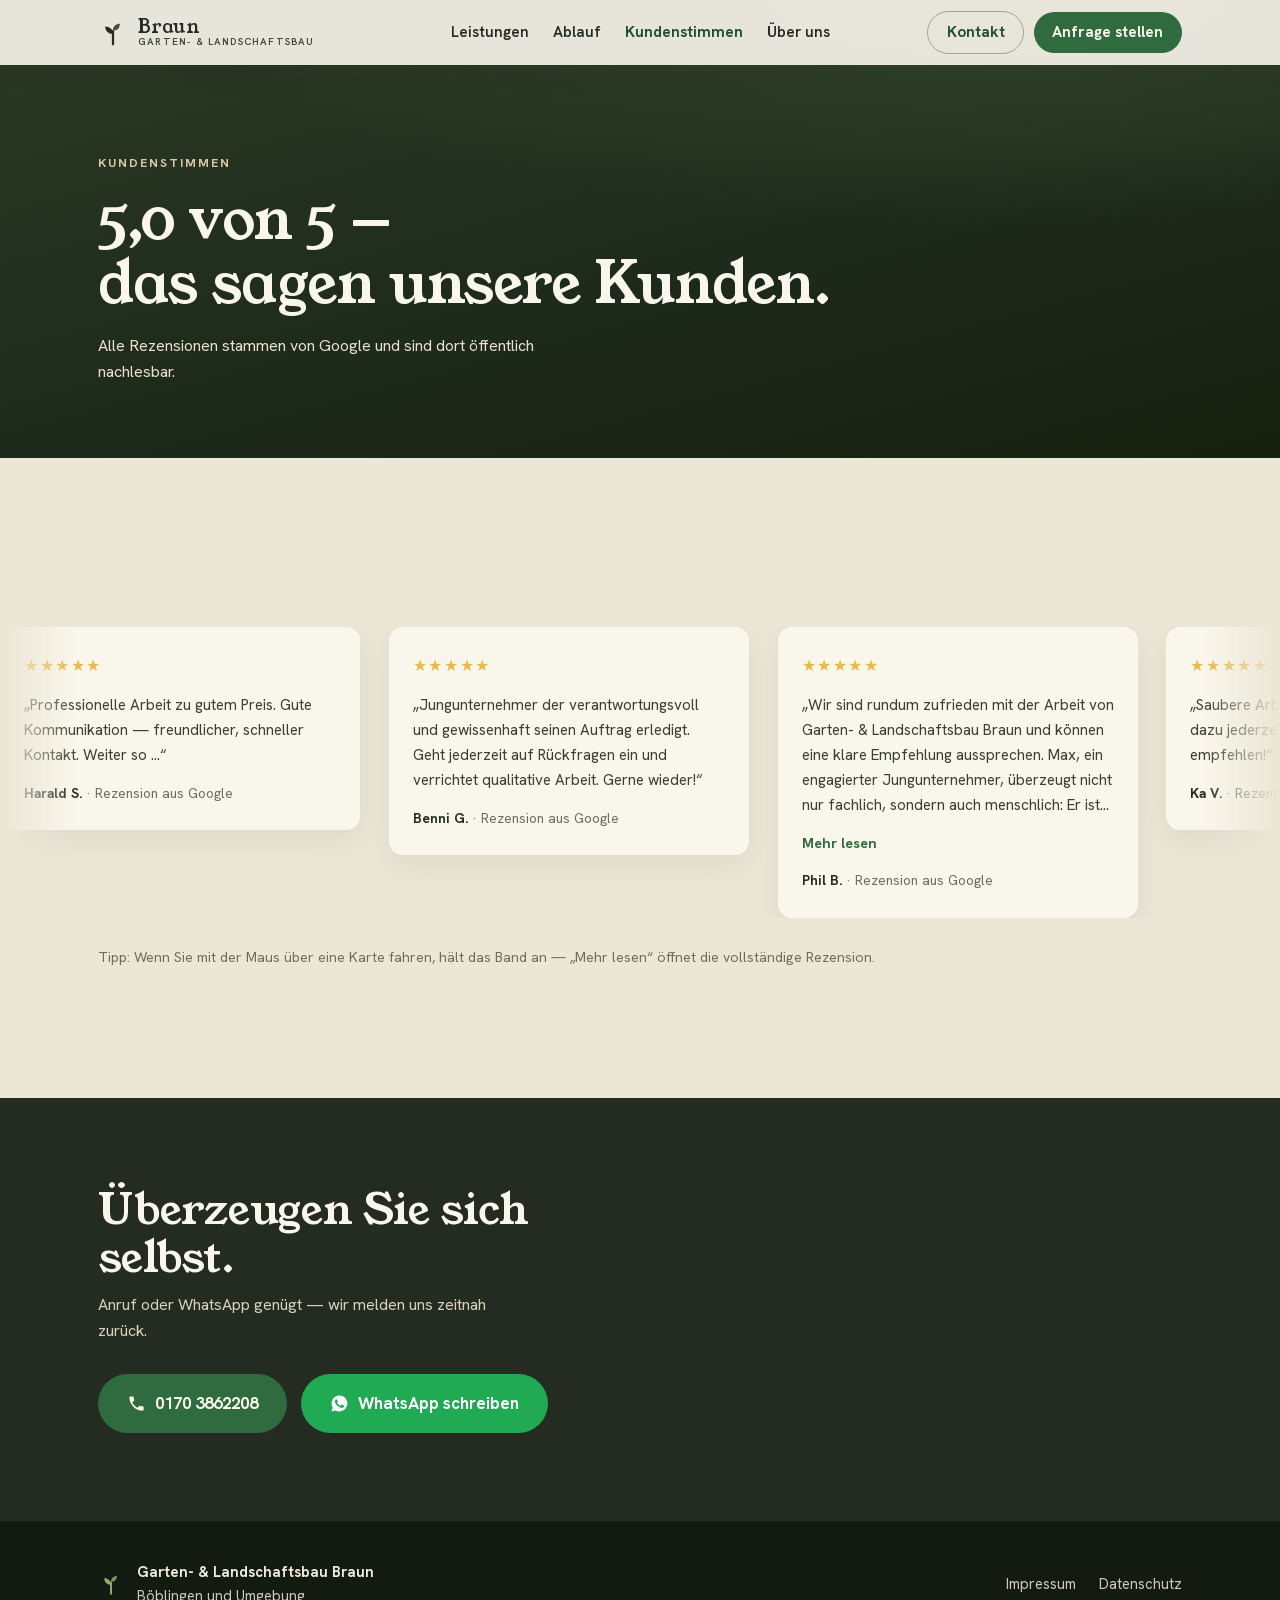
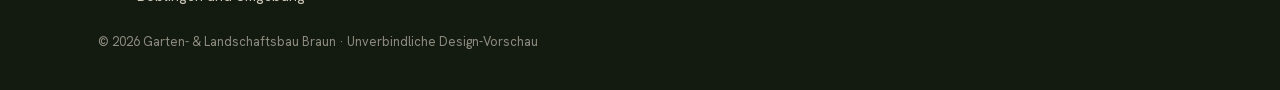
<file: kundenstimmen.html>
<!DOCTYPE html>
<html lang="de">
<head>
  <meta charset="UTF-8">
  <meta name="viewport" content="width=device-width, initial-scale=1.0">
  <title>Kundenstimmen · Garten- &amp; Landschaftsbau Braun · Böblingen</title>
  <meta name="description" content="5,0 von 5 Sternen bei Google: Alle Rezensionen zu Garten- & Landschaftsbau Braun aus Böblingen im Original.">
  <meta name="robots" content="noindex, nofollow">
  <link rel="stylesheet" href="css/styles.css">
</head>
<body>

<a class="skip" href="#inhalt">Zum Inhalt springen</a>

<header class="nav solid" id="nav">
  <div class="nav-inner">
    <a class="brand" href="index.html" aria-label="Garten- und Landschaftsbau Braun — zur Startseite">
      <span class="brand-mark" aria-hidden="true">
        <svg viewBox="0 0 32 32" width="30" height="30"><path d="M16 28V14" stroke="currentColor" stroke-width="2.4" stroke-linecap="round"/><path d="M16 17c0-5-3.6-8-8.4-8C8 14 11 17 16 17Z" fill="currentColor"/><path d="M16 13c0-4.4 3.2-7 7.4-7C23 11 20.4 13.6 16 13Z" fill="currentColor" opacity=".82"/></svg>
      </span>
      <span class="brand-text">Braun<em>Garten- &amp; Landschaftsbau</em></span>
    </a>
    <nav class="nav-links" id="navLinks" aria-label="Hauptnavigation">
      <a href="leistungen.html">Leistungen</a>
      <a href="ablauf.html">Ablauf</a>
      <a href="kundenstimmen.html" aria-current="page">Kundenstimmen</a>
      <a href="ueber-uns.html">Über uns</a>
      <a href="tel:+491703862208" class="nav-call">0170 3862208 anrufen</a>
      <a href="kontakt.html" class="nav-cta">Anfrage stellen</a>
    </nav>
    <div class="nav-actions">
      <a class="nav-btn ghost" href="tel:+491703862208" aria-label="Anrufen: 0170 3862208">Kontakt</a>
      <a class="nav-btn solid" href="kontakt.html">Anfrage stellen</a>
    </div>
    <button class="burger" id="burger" aria-label="Menü öffnen" aria-expanded="false" aria-controls="navLinks">
      <span></span><span></span><span></span>
    </button>
  </div>
</header>

<main id="inhalt">

  <section class="page-hero">
    <div class="wrap">
      <p class="eyebrow light reveal">Kundenstimmen</p>
      <h1 class="reveal">5,0 von 5 —<br>das sagen unsere Kunden.</h1>
      <p class="page-hero-sub reveal d1">Alle Rezensionen stammen von Google und sind dort
      öffentlich nachlesbar.</p>
    </div>
  </section>

  <section class="reviews">
    <div class="review-viewport reveal" id="reviewViewport">
      <div class="review-track" id="reviewTrack">
        <blockquote class="review">
          <span class="stars" aria-label="5 von 5 Sternen">★★★★★</span>
          <div class="review-body">
            <p>„Professionelle Arbeit zu gutem Preis. Gute Kommunikation — freundlicher,
            schneller Kontakt. Weiter so&nbsp;…“</p>
          </div>
          <footer><strong>Harald S.</strong> · Rezension aus Google</footer>
        </blockquote>
        <blockquote class="review">
          <span class="stars" aria-label="5 von 5 Sternen">★★★★★</span>
          <div class="review-body">
            <p>„Jungunternehmer der verantwortungsvoll und gewissenhaft seinen Auftrag erledigt.
            Geht jederzeit auf Rückfragen ein und verrichtet qualitative Arbeit. Gerne wieder!“</p>
          </div>
          <footer><strong>Benni G.</strong> · Rezension aus Google</footer>
        </blockquote>
        <blockquote class="review">
          <span class="stars" aria-label="5 von 5 Sternen">★★★★★</span>
          <div class="review-body">
            <p>„Wir sind rundum zufrieden mit der Arbeit von Garten- &amp; Landschaftsbau Braun und können
            eine klare Empfehlung aussprechen. Max, ein engagierter Jungunternehmer, überzeugt nicht nur
            fachlich, sondern auch menschlich: Er ist stets freundlich, zuvorkommend und jederzeit
            hilfsbereit. Man merkt sofort, dass er mit viel Einsatz und Leidenschaft bei der Sache ist.</p>
            <p>Bei uns hat er einen ca. 20 Meter langen Kabelgraben vom Haus bis zur Garage ausgehoben,
            sodass im Anschluss der Elektriker problemlos die Leitungen verlegen konnte. Trotz
            unerwarteter Herausforderungen während der Arbeiten hat Max stets lösungsorientiert
            gehandelt und mit großem Engagement das bestmögliche Ergebnis erzielt.</p>
            <p>Vielen Dank für den starken Einsatz! Bei zukünftigen Projekten kommen wir sehr gerne
            wieder auf ihn zurück und können ihn uneingeschränkt weiterempfehlen.“</p>
          </div>
          <footer><strong>Phil B.</strong> · Rezension aus Google</footer>
        </blockquote>
        <blockquote class="review">
          <span class="stars" aria-label="5 von 5 Sternen">★★★★★</span>
          <div class="review-body">
            <p>„Saubere Arbeiten zu einem sehr fairen Preis, dazu jederzeit freundlich.
            Kann man absolut empfehlen!“</p>
          </div>
          <footer><strong>Ka V.</strong> · Rezension aus Google</footer>
        </blockquote>
        <blockquote class="review">
          <span class="stars" aria-label="5 von 5 Sternen">★★★★★</span>
          <div class="review-body">
            <p>„Wir sind absolut begeistert von der Arbeit dieses Gala-Betriebs Braun! Von der ersten
            Beratung bis zur finalen Umsetzung lief alles professionell, zuverlässig und termingerecht.
            Unsere Terrasse ist wunderschön geworden, die Wiese wurde perfekt angelegt, die Hecke sauber
            und fachgerecht gepflanzt, und auch der Stellplatz sowie der Zaun wurden exakt nach unseren
            Vorstellungen umgesetzt.</p>
            <p>Besonders hervorheben möchten wir die sorgfältige Arbeitsweise, die hohe Qualität der
            Materialien und die freundliche, kompetente Kommunikation während des gesamten Projekts.
            Das Team war stets pünktlich, ordentlich und sehr engagiert.</p>
            <p>Wir können diesen Betrieb uneingeschränkt weiterempfehlen und würden jederzeit wieder
            mit ihm zusammenarbeiten. Vielen Dank für die tolle Arbeit!“</p>
          </div>
          <footer><strong>S. W.</strong> · Rezension aus Google</footer>
        </blockquote>
        <blockquote class="review">
          <span class="stars" aria-label="5 von 5 Sternen">★★★★★</span>
          <div class="review-body">
            <p>„Sehr ordentlich und sehr sauber gearbeitet, ich habe keinen Fehler gesehen,
            obwohl ich Architekt bin 👍“</p>
          </div>
          <footer><strong>Yasser A.</strong> · Rezension aus Google</footer>
        </blockquote>
        <blockquote class="review">
          <span class="stars" aria-label="5 von 5 Sternen">★★★★★</span>
          <div class="review-body">
            <p>„Zuverlässig, faire Preise, top Ausführung. Schnelle flexible Reaktion.
            Junges Unternehmen mit Elan und Know-how.“</p>
          </div>
          <footer><strong>S. S.</strong> · Rezension aus Google</footer>
        </blockquote>
      </div>
    </div>
    <p class="wrap reviews-hint reveal">Tipp: Wenn Sie mit der Maus über eine Karte fahren, hält das Band an —
    „Mehr lesen“ öffnet die vollständige Rezension.</p>
  </section>

  <section class="cta-band">
    <div class="wrap cta-band-inner">
      <h2 class="reveal">Überzeugen Sie sich selbst.</h2>
      <p class="reveal d1">Anruf oder WhatsApp genügt — wir melden uns zeitnah zurück.</p>
      <div class="contact-actions reveal d2">
        <a class="btn btn-solid btn-big" href="tel:+491703862208">
          <svg viewBox="0 0 24 24" width="19" height="19" aria-hidden="true"><path fill="currentColor" d="M6.6 10.8c1.4 2.8 3.8 5.1 6.6 6.6l2.2-2.2c.3-.3.7-.4 1-.2 1.1.4 2.3.6 3.6.6.6 0 1 .4 1 1V20c0 .6-.4 1-1 1C10.6 21 3 13.4 3 4c0-.6.4-1 1-1h3.5c.6 0 1 .4 1 1 0 1.2.2 2.4.6 3.6.1.3 0 .7-.2 1l-2.3 2.2Z"/></svg>
          0170 3862208
        </a>
        <a class="btn btn-whatsapp btn-big" href="https://wa.me/491703862208" rel="noopener">
          <svg viewBox="0 0 24 24" width="19" height="19" aria-hidden="true"><path fill="currentColor" d="M12 2a10 10 0 0 0-8.6 15.1L2 22l5-1.3A10 10 0 1 0 12 2Zm5.5 14.1c-.2.7-1.3 1.3-1.9 1.3-.5.1-1.1.1-1.8-.1-.4-.1-.9-.3-1.6-.6-2.9-1.2-4.7-4.1-4.9-4.3-.1-.2-1.1-1.5-1.1-2.9s.7-2 1-2.3c.2-.3.5-.3.7-.3h.5c.2 0 .4 0 .6.4.2.5.7 1.8.8 1.9.1.1.1.3 0 .4-.1.2-.1.3-.3.5l-.4.5c-.1.1-.3.3-.1.6.2.3.8 1.3 1.7 2.1 1.2 1 2.1 1.4 2.4 1.5.3.1.5.1.6-.1.2-.2.7-.8.9-1.1.2-.3.4-.2.6-.1.3.1 1.7.8 2 .9.3.2.5.2.6.4 0 .1 0 .7-.3 1.3Z"/></svg>
          WhatsApp schreiben
        </a>
      </div>
    </div>
  </section>

</main>

<footer class="footer">
  <div class="wrap footer-inner">
    <div class="footer-brand">
      <span class="brand-mark" aria-hidden="true">
        <svg viewBox="0 0 32 32" width="26" height="26"><path d="M16 28V14" stroke="currentColor" stroke-width="2.4" stroke-linecap="round"/><path d="M16 17c0-5-3.6-8-8.4-8C8 14 11 17 16 17Z" fill="currentColor"/><path d="M16 13c0-4.4 3.2-7 7.4-7C23 11 20.4 13.6 16 13Z" fill="currentColor" opacity=".82"/></svg>
      </span>
      <p><strong>Garten- &amp; Landschaftsbau Braun</strong><br>Böblingen und Umgebung</p>
    </div>
    <nav class="footer-links" aria-label="Rechtliches">
      <a href="impressum.html">Impressum</a>
      <a href="datenschutz.html">Datenschutz</a>
    </nav>
    <p class="footer-note">© <span id="year">2026</span> Garten- &amp; Landschaftsbau Braun · Unverbindliche Design-Vorschau</p>
  </div>
</footer>

<script src="js/main.js"></script>
</body>
</html>
</file>
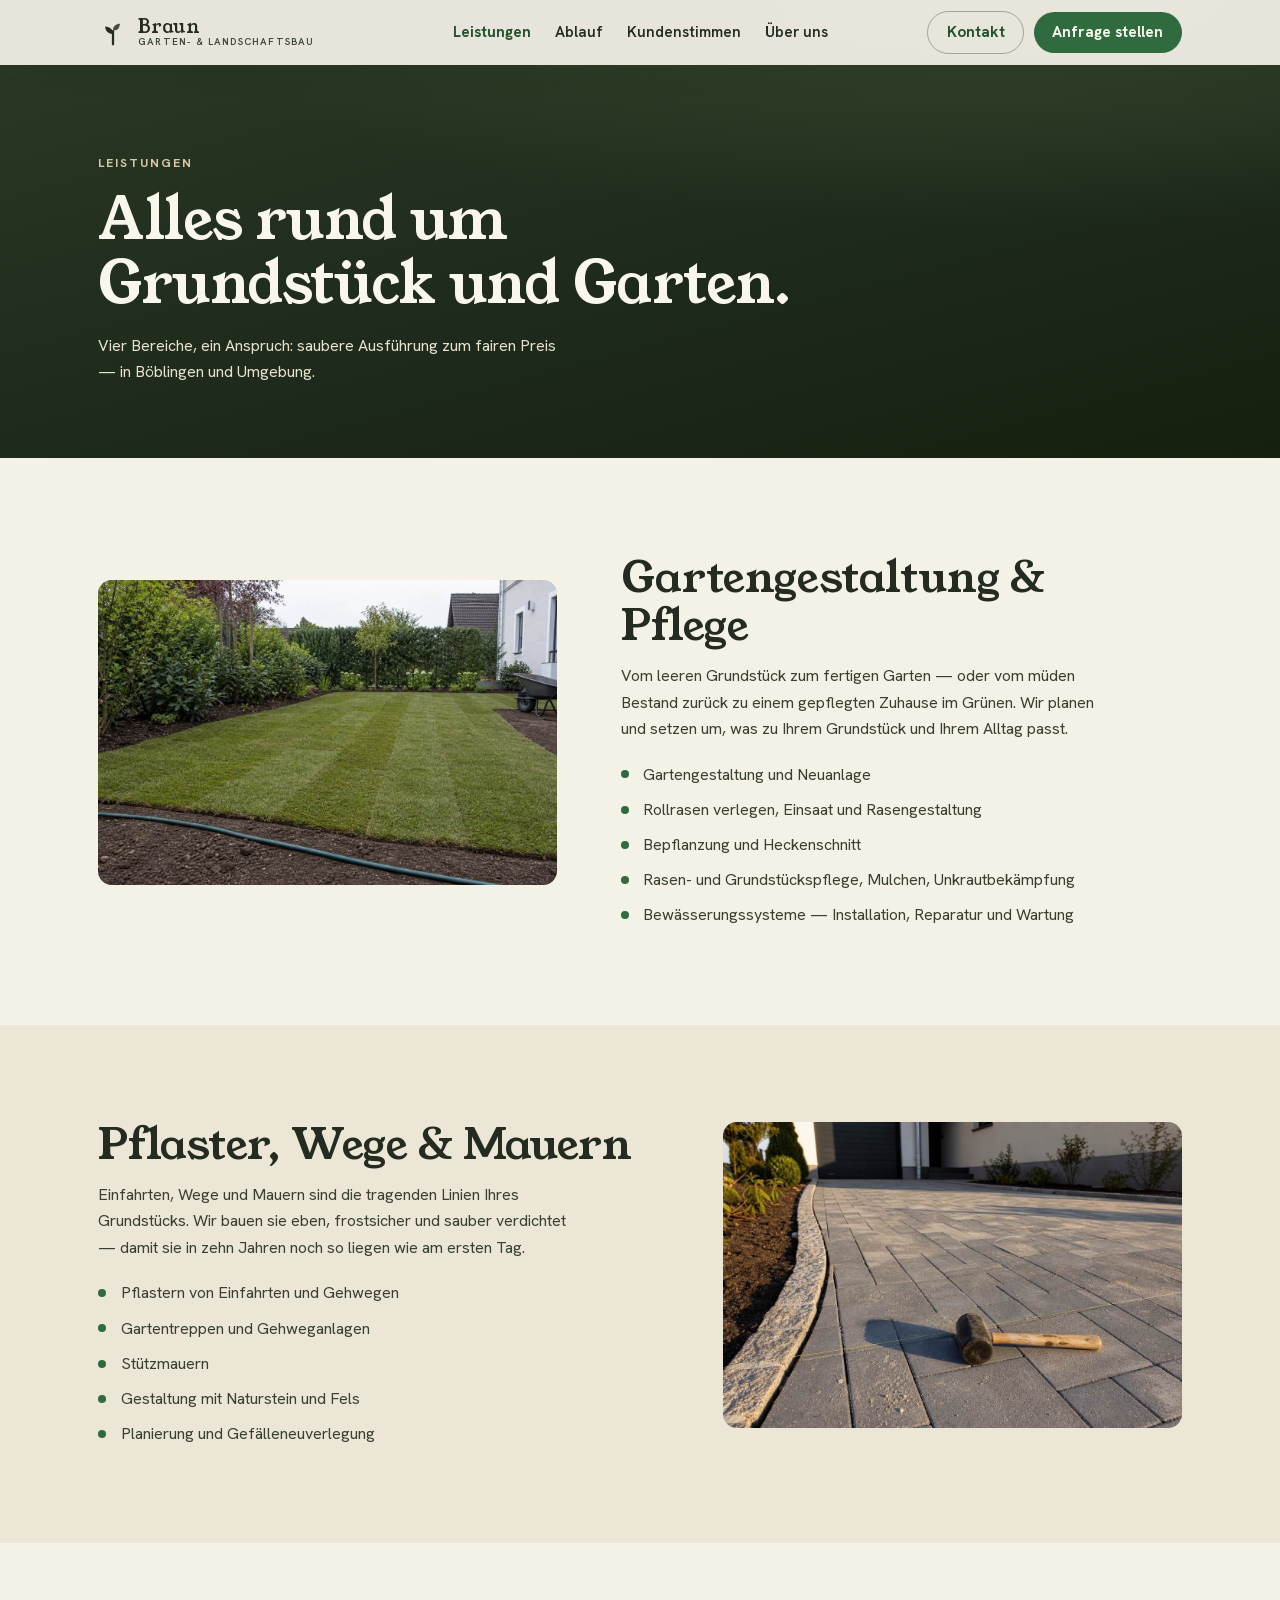
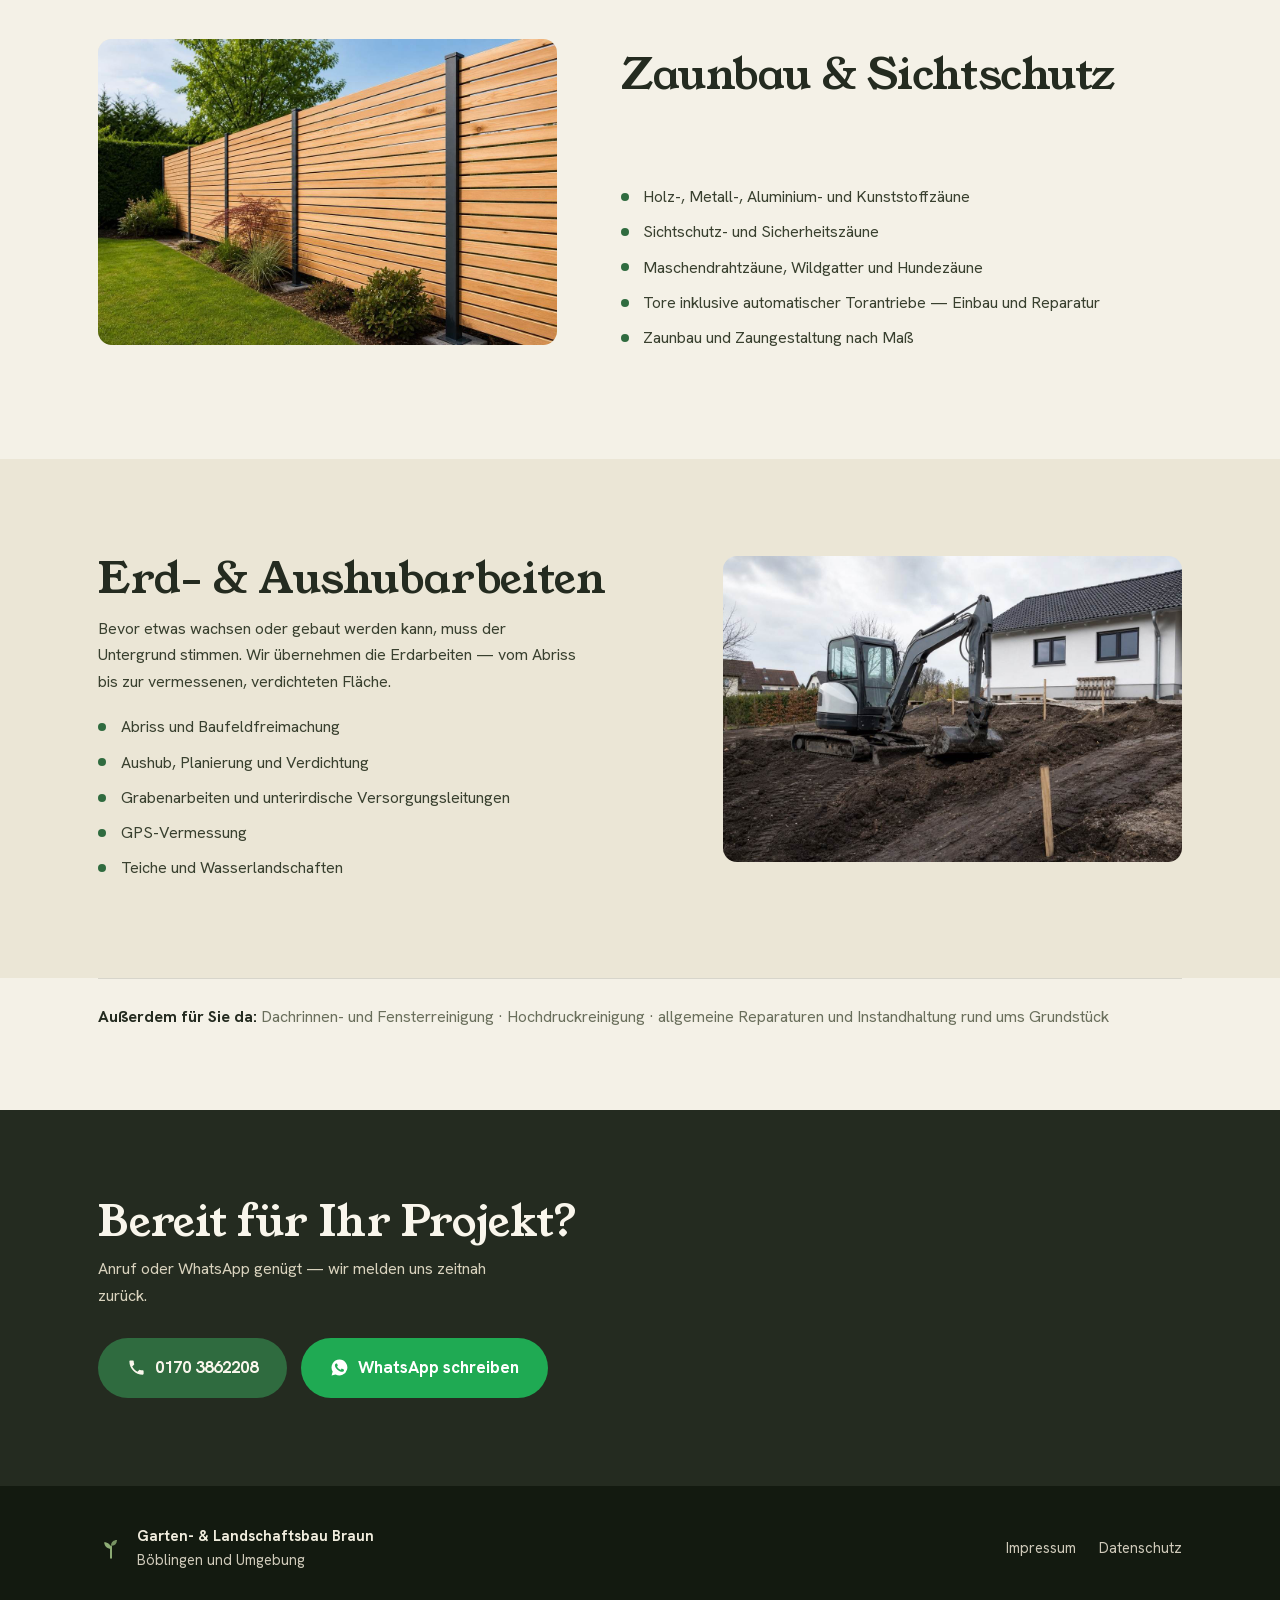
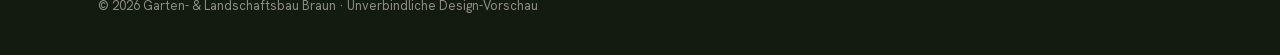
<file: leistungen.html>
<!DOCTYPE html>
<html lang="de">
<head>
  <meta charset="UTF-8">
  <meta name="viewport" content="width=device-width, initial-scale=1.0">
  <title>Leistungen · Garten- &amp; Landschaftsbau Braun · Böblingen</title>
  <meta name="description" content="Gartengestaltung, Pflasterarbeiten, Zaunbau und Erdarbeiten in Böblingen und Umgebung — die Leistungen von Garten- & Landschaftsbau Braun im Überblick.">
  <meta name="robots" content="noindex, nofollow">
  <link rel="stylesheet" href="css/styles.css">
</head>
<body>

<a class="skip" href="#inhalt">Zum Inhalt springen</a>

<header class="nav solid" id="nav">
  <div class="nav-inner">
    <a class="brand" href="index.html" aria-label="Garten- und Landschaftsbau Braun — zur Startseite">
      <span class="brand-mark" aria-hidden="true">
        <svg viewBox="0 0 32 32" width="30" height="30"><path d="M16 28V14" stroke="currentColor" stroke-width="2.4" stroke-linecap="round"/><path d="M16 17c0-5-3.6-8-8.4-8C8 14 11 17 16 17Z" fill="currentColor"/><path d="M16 13c0-4.4 3.2-7 7.4-7C23 11 20.4 13.6 16 13Z" fill="currentColor" opacity=".82"/></svg>
      </span>
      <span class="brand-text">Braun<em>Garten- &amp; Landschaftsbau</em></span>
    </a>
    <nav class="nav-links" id="navLinks" aria-label="Hauptnavigation">
      <a href="leistungen.html" aria-current="page">Leistungen</a>
      <a href="ablauf.html">Ablauf</a>
      <a href="kundenstimmen.html">Kundenstimmen</a>
      <a href="ueber-uns.html">Über uns</a>
      <a href="tel:+491703862208" class="nav-call">0170 3862208 anrufen</a>
      <a href="kontakt.html" class="nav-cta">Anfrage stellen</a>
    </nav>
    <div class="nav-actions">
      <a class="nav-btn ghost" href="tel:+491703862208" aria-label="Anrufen: 0170 3862208">Kontakt</a>
      <a class="nav-btn solid" href="kontakt.html">Anfrage stellen</a>
    </div>
    <button class="burger" id="burger" aria-label="Menü öffnen" aria-expanded="false" aria-controls="navLinks">
      <span></span><span></span><span></span>
    </button>
  </div>
</header>

<main id="inhalt">

  <section class="page-hero">
    <div class="wrap">
      <p class="eyebrow light reveal">Leistungen</p>
      <h1 class="reveal">Alles rund um<br>Grundstück und Garten.</h1>
      <p class="page-hero-sub reveal d1">Vier Bereiche, ein Anspruch: saubere Ausführung zum fairen Preis —
      in Böblingen und Umgebung.</p>
    </div>
  </section>

  <section class="detail" id="garten">
    <div class="wrap detail-grid">
      <figure class="detail-media reveal">
        <div class="img-slot slot-service" data-img="img/leistung-garten.jpg" data-alt="Neu angelegter Garten mit Rollrasen und Bepflanzung">
          <span class="slot-note">Foto folgt<br><small>img/leistung-garten.jpg</small></span>
        </div>
      </figure>
      <div class="detail-text">
        <h2 class="reveal">Gartengestaltung &amp; Pflege</h2>
        <p class="reveal d1">Vom leeren Grundstück zum fertigen Garten — oder vom müden Bestand zurück
        zu einem gepflegten Zuhause im Grünen. Wir planen und setzen um, was zu Ihrem Grundstück
        und Ihrem Alltag passt.</p>
        <ul class="detail-list reveal d2">
          <li>Gartengestaltung und Neuanlage</li>
          <li>Rollrasen verlegen, Einsaat und Rasengestaltung</li>
          <li>Bepflanzung und Heckenschnitt</li>
          <li>Rasen- und Grundstückspflege, Mulchen, Unkrautbekämpfung</li>
          <li>Bewässerungssysteme — Installation, Reparatur und Wartung</li>
        </ul>
      </div>
    </div>
  </section>

  <section class="detail alt" id="pflaster">
    <div class="wrap detail-grid flip">
      <figure class="detail-media reveal">
        <div class="img-slot slot-service" data-img="img/leistung-pflaster.jpg" data-alt="Frisch gepflasterte Einfahrt mit Natursteinkanten">
          <span class="slot-note">Foto folgt<br><small>img/leistung-pflaster.jpg</small></span>
        </div>
      </figure>
      <div class="detail-text">
        <h2 class="reveal">Pflaster, Wege &amp; Mauern</h2>
        <p class="reveal d1">Einfahrten, Wege und Mauern sind die tragenden Linien Ihres Grundstücks.
        Wir bauen sie eben, frostsicher und sauber verdichtet — damit sie in zehn Jahren noch so
        liegen wie am ersten Tag.</p>
        <ul class="detail-list reveal d2">
          <li>Pflastern von Einfahrten und Gehwegen</li>
          <li>Gartentreppen und Gehweganlagen</li>
          <li>Stützmauern</li>
          <li>Gestaltung mit Naturstein und Fels</li>
          <li>Planierung und Gefälleneuverlegung</li>
        </ul>
      </div>
    </div>
  </section>

  <section class="detail" id="zaun">
    <div class="wrap detail-grid">
      <figure class="detail-media reveal">
        <div class="img-slot slot-service" data-img="img/leistung-zaun.jpg" data-alt="Neu gebauter Sichtschutzzaun aus Holz in einem Garten">
          <span class="slot-note">Foto folgt<br><small>img/leistung-zaun.jpg</small></span>
        </div>
      </figure>
      <div class="detail-text">
        <h2 class="reveal">Zaunbau &amp; Sichtschutz</h2>
        <p class="reveal d1">Vom klassischen Holzzaun bis zum automatischen Tor: Wir bauen Einfriedungen
        nach Maß — passend zu Haus, Garten und Budget.</p>
        <ul class="detail-list reveal d2">
          <li>Holz-, Metall-, Aluminium- und Kunststoffzäune</li>
          <li>Sichtschutz- und Sicherheitszäune</li>
          <li>Maschendrahtzäune, Wildgatter und Hundezäune</li>
          <li>Tore inklusive automatischer Torantriebe — Einbau und Reparatur</li>
          <li>Zaunbau und Zaungestaltung nach Maß</li>
        </ul>
      </div>
    </div>
  </section>

  <section class="detail alt" id="erdbau">
    <div class="wrap detail-grid flip">
      <figure class="detail-media reveal">
        <div class="img-slot slot-service" data-img="img/leistung-erdbau.jpg" data-alt="Minibagger bei Aushubarbeiten auf einem Grundstück">
          <span class="slot-note">Foto folgt<br><small>img/leistung-erdbau.jpg</small></span>
        </div>
      </figure>
      <div class="detail-text">
        <h2 class="reveal">Erd- &amp; Aushubarbeiten</h2>
        <p class="reveal d1">Bevor etwas wachsen oder gebaut werden kann, muss der Untergrund stimmen.
        Wir übernehmen die Erdarbeiten — vom Abriss bis zur vermessenen, verdichteten Fläche.</p>
        <ul class="detail-list reveal d2">
          <li>Abriss und Baufeldfreimachung</li>
          <li>Aushub, Planierung und Verdichtung</li>
          <li>Grabenarbeiten und unterirdische Versorgungsleitungen</li>
          <li>GPS-Vermessung</li>
          <li>Teiche und Wasserlandschaften</li>
        </ul>
      </div>
    </div>
  </section>

  <section class="extras">
    <div class="wrap">
      <p class="services-extra reveal">Außerdem für Sie da: <span>Dachrinnen- und Fensterreinigung · Hochdruckreinigung ·
      allgemeine Reparaturen und Instandhaltung rund ums Grundstück</span></p>
    </div>
  </section>

  <section class="cta-band">
    <div class="wrap cta-band-inner">
      <h2 class="reveal">Bereit für Ihr Projekt?</h2>
      <p class="reveal d1">Anruf oder WhatsApp genügt — wir melden uns zeitnah zurück.</p>
      <div class="contact-actions reveal d2">
        <a class="btn btn-solid btn-big" href="tel:+491703862208">
          <svg viewBox="0 0 24 24" width="19" height="19" aria-hidden="true"><path fill="currentColor" d="M6.6 10.8c1.4 2.8 3.8 5.1 6.6 6.6l2.2-2.2c.3-.3.7-.4 1-.2 1.1.4 2.3.6 3.6.6.6 0 1 .4 1 1V20c0 .6-.4 1-1 1C10.6 21 3 13.4 3 4c0-.6.4-1 1-1h3.5c.6 0 1 .4 1 1 0 1.2.2 2.4.6 3.6.1.3 0 .7-.2 1l-2.3 2.2Z"/></svg>
          0170 3862208
        </a>
        <a class="btn btn-whatsapp btn-big" href="https://wa.me/491703862208" rel="noopener">
          <svg viewBox="0 0 24 24" width="19" height="19" aria-hidden="true"><path fill="currentColor" d="M12 2a10 10 0 0 0-8.6 15.1L2 22l5-1.3A10 10 0 1 0 12 2Zm5.5 14.1c-.2.7-1.3 1.3-1.9 1.3-.5.1-1.1.1-1.8-.1-.4-.1-.9-.3-1.6-.6-2.9-1.2-4.7-4.1-4.9-4.3-.1-.2-1.1-1.5-1.1-2.9s.7-2 1-2.3c.2-.3.5-.3.7-.3h.5c.2 0 .4 0 .6.4.2.5.7 1.8.8 1.9.1.1.1.3 0 .4-.1.2-.1.3-.3.5l-.4.5c-.1.1-.3.3-.1.6.2.3.8 1.3 1.7 2.1 1.2 1 2.1 1.4 2.4 1.5.3.1.5.1.6-.1.2-.2.7-.8.9-1.1.2-.3.4-.2.6-.1.3.1 1.7.8 2 .9.3.2.5.2.6.4 0 .1 0 .7-.3 1.3Z"/></svg>
          WhatsApp schreiben
        </a>
      </div>
    </div>
  </section>

</main>

<footer class="footer">
  <div class="wrap footer-inner">
    <div class="footer-brand">
      <span class="brand-mark" aria-hidden="true">
        <svg viewBox="0 0 32 32" width="26" height="26"><path d="M16 28V14" stroke="currentColor" stroke-width="2.4" stroke-linecap="round"/><path d="M16 17c0-5-3.6-8-8.4-8C8 14 11 17 16 17Z" fill="currentColor"/><path d="M16 13c0-4.4 3.2-7 7.4-7C23 11 20.4 13.6 16 13Z" fill="currentColor" opacity=".82"/></svg>
      </span>
      <p><strong>Garten- &amp; Landschaftsbau Braun</strong><br>Böblingen und Umgebung</p>
    </div>
    <nav class="footer-links" aria-label="Rechtliches">
      <a href="impressum.html">Impressum</a>
      <a href="datenschutz.html">Datenschutz</a>
    </nav>
    <p class="footer-note">© <span id="year">2026</span> Garten- &amp; Landschaftsbau Braun · Unverbindliche Design-Vorschau</p>
  </div>
</footer>

<script src="js/main.js"></script>
</body>
</html>
</file>
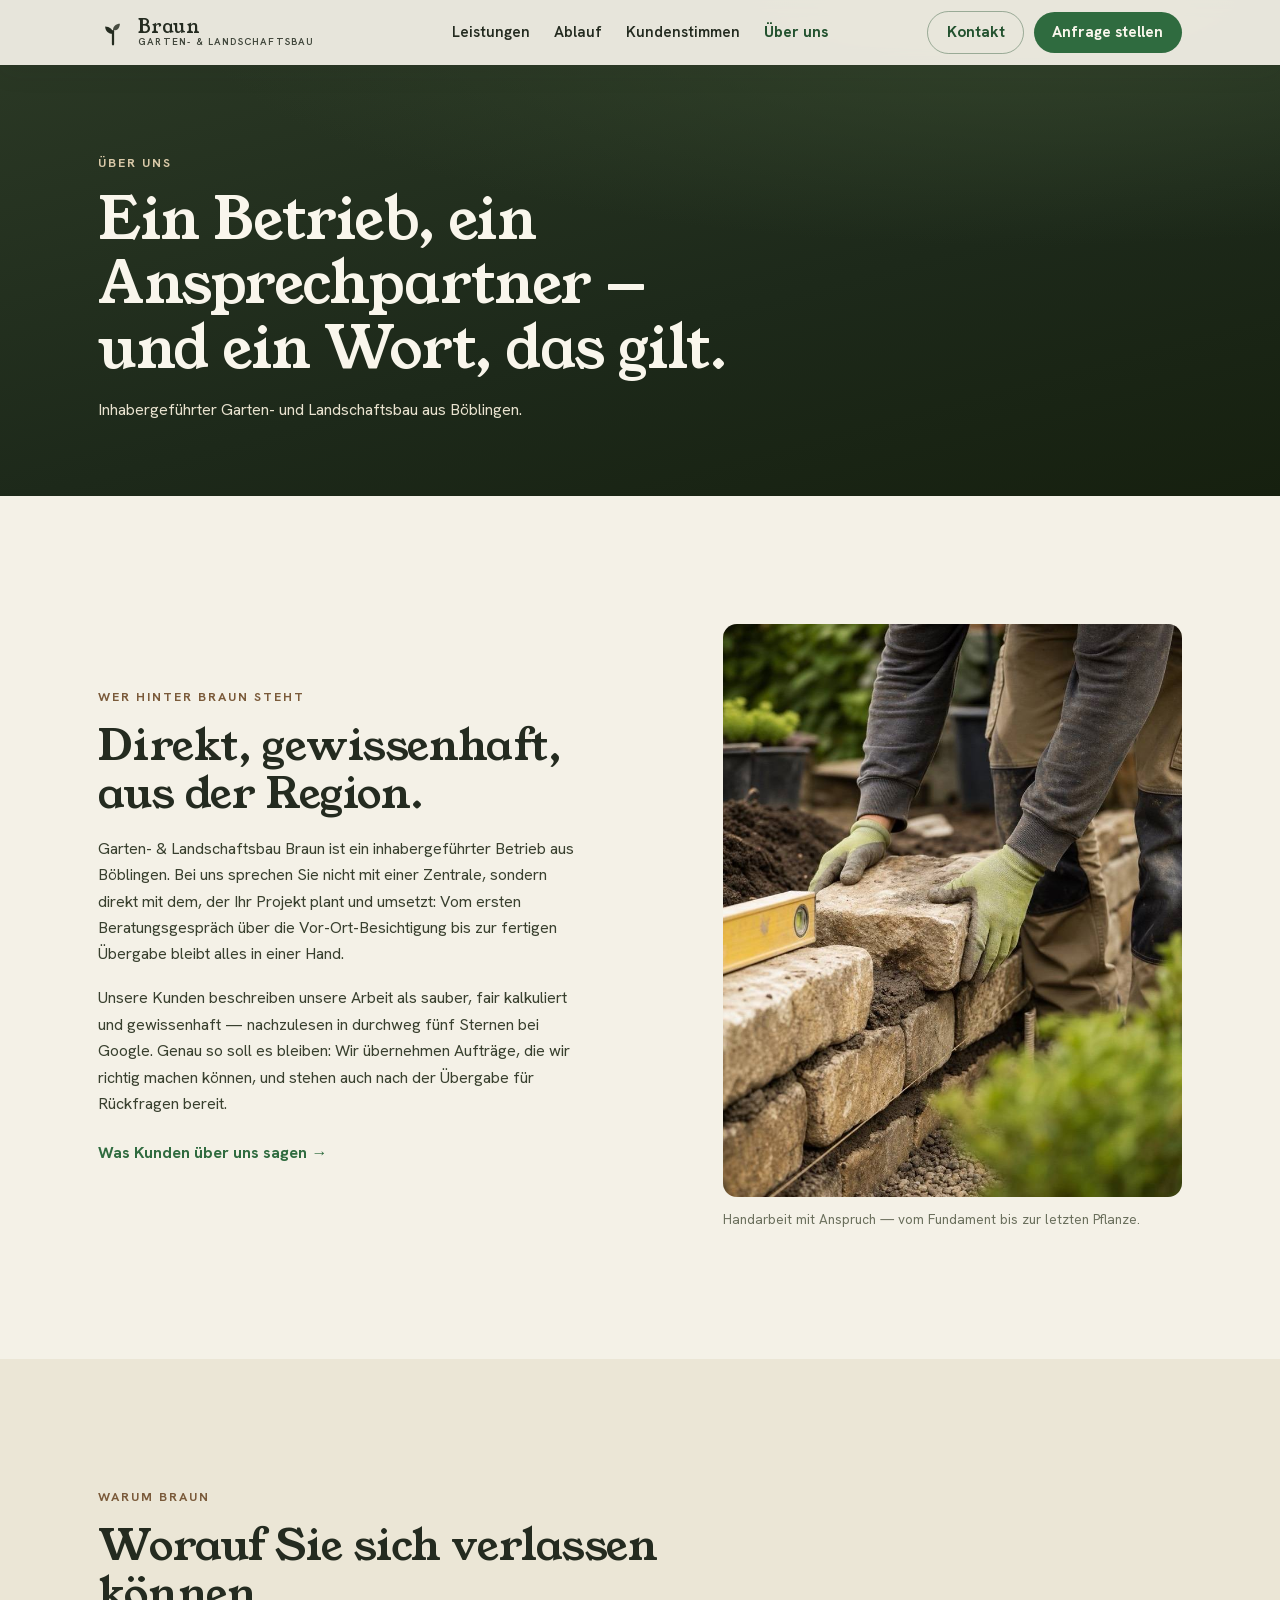
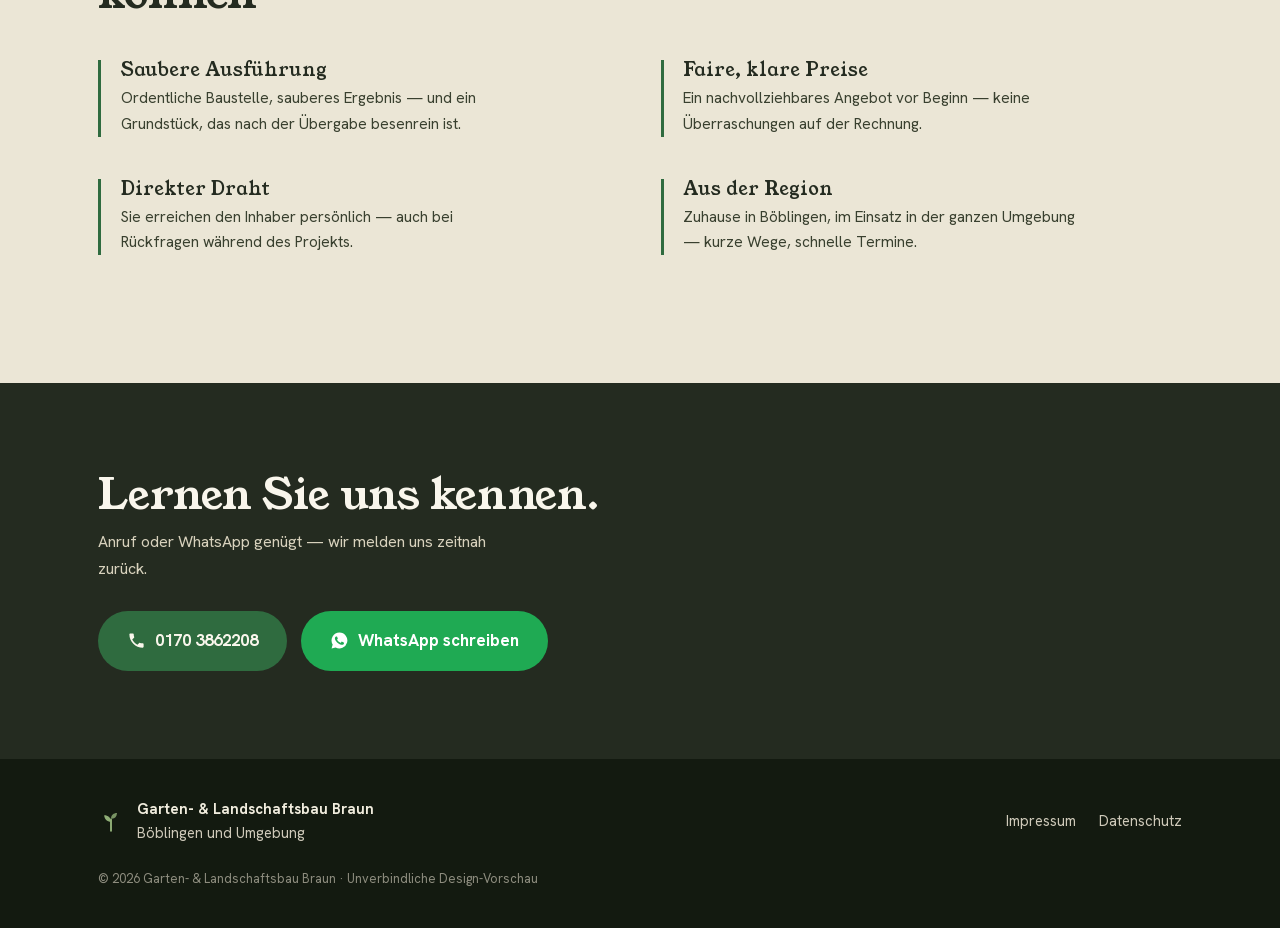
<file: ueber-uns.html>
<!DOCTYPE html>
<html lang="de">
<head>
  <meta charset="UTF-8">
  <meta name="viewport" content="width=device-width, initial-scale=1.0">
  <title>Über uns · Garten- &amp; Landschaftsbau Braun · Böblingen</title>
  <meta name="description" content="Garten- & Landschaftsbau Braun: inhabergeführter Betrieb aus Böblingen — ein Ansprechpartner von der Beratung bis zur Übergabe.">
  <meta name="robots" content="noindex, nofollow">
  <link rel="stylesheet" href="css/styles.css">
</head>
<body>

<a class="skip" href="#inhalt">Zum Inhalt springen</a>

<header class="nav solid" id="nav">
  <div class="nav-inner">
    <a class="brand" href="index.html" aria-label="Garten- und Landschaftsbau Braun — zur Startseite">
      <span class="brand-mark" aria-hidden="true">
        <svg viewBox="0 0 32 32" width="30" height="30"><path d="M16 28V14" stroke="currentColor" stroke-width="2.4" stroke-linecap="round"/><path d="M16 17c0-5-3.6-8-8.4-8C8 14 11 17 16 17Z" fill="currentColor"/><path d="M16 13c0-4.4 3.2-7 7.4-7C23 11 20.4 13.6 16 13Z" fill="currentColor" opacity=".82"/></svg>
      </span>
      <span class="brand-text">Braun<em>Garten- &amp; Landschaftsbau</em></span>
    </a>
    <nav class="nav-links" id="navLinks" aria-label="Hauptnavigation">
      <a href="leistungen.html">Leistungen</a>
      <a href="ablauf.html">Ablauf</a>
      <a href="kundenstimmen.html">Kundenstimmen</a>
      <a href="ueber-uns.html" aria-current="page">Über uns</a>
      <a href="tel:+491703862208" class="nav-call">0170 3862208 anrufen</a>
      <a href="kontakt.html" class="nav-cta">Anfrage stellen</a>
    </nav>
    <div class="nav-actions">
      <a class="nav-btn ghost" href="tel:+491703862208" aria-label="Anrufen: 0170 3862208">Kontakt</a>
      <a class="nav-btn solid" href="kontakt.html">Anfrage stellen</a>
    </div>
    <button class="burger" id="burger" aria-label="Menü öffnen" aria-expanded="false" aria-controls="navLinks">
      <span></span><span></span><span></span>
    </button>
  </div>
</header>

<main id="inhalt">

  <section class="page-hero">
    <div class="wrap">
      <p class="eyebrow light reveal">Über uns</p>
      <h1 class="reveal">Ein Betrieb, ein Ansprechpartner —<br>und ein Wort, das gilt.</h1>
      <p class="page-hero-sub reveal d1">Inhabergeführter Garten- und Landschaftsbau
      aus Böblingen.</p>
    </div>
  </section>

  <section class="intro">
    <div class="wrap intro-grid">
      <div class="intro-text">
        <p class="eyebrow reveal">Wer hinter Braun steht</p>
        <h2 class="reveal">Direkt, gewissenhaft,<br>aus der Region.</h2>
        <p class="reveal d1">Garten- &amp; Landschaftsbau Braun ist ein inhabergeführter Betrieb aus Böblingen.
        Bei uns sprechen Sie nicht mit einer Zentrale, sondern direkt mit dem, der Ihr Projekt plant
        und umsetzt: Vom ersten Beratungsgespräch über die Vor-Ort-Besichtigung bis zur fertigen
        Übergabe bleibt alles in einer Hand.</p>
        <p class="reveal d2">Unsere Kunden beschreiben unsere Arbeit als sauber, fair kalkuliert und
        gewissenhaft — nachzulesen in durchweg fünf Sternen bei Google. Genau so soll es bleiben:
        Wir übernehmen Aufträge, die wir richtig machen können, und stehen auch nach der Übergabe
        für Rückfragen bereit.</p>
        <a class="text-link reveal d3" href="kundenstimmen.html">Was Kunden über uns sagen →</a>
      </div>
      <figure class="intro-media reveal d2">
        <div class="img-slot slot-ueber" data-img="img/ueber.jpg" data-alt="Gartenbauer bei der Arbeit an einer Natursteinmauer">
          <span class="slot-note">Foto folgt<br><small>img/ueber.jpg</small></span>
        </div>
        <figcaption>Handarbeit mit Anspruch — vom Fundament bis zur letzten Pflanze.</figcaption>
      </figure>
    </div>
  </section>

  <section class="why alt-bg">
    <div class="wrap">
      <p class="eyebrow reveal">Warum Braun</p>
      <h2 class="reveal">Worauf Sie sich verlassen können</h2>
      <ul class="why-grid">
        <li class="reveal"><h3>Saubere Ausführung</h3><p>Ordentliche Baustelle, sauberes Ergebnis — und ein Grundstück, das nach der Übergabe besenrein ist.</p></li>
        <li class="reveal d1"><h3>Faire, klare Preise</h3><p>Ein nachvollziehbares Angebot vor Beginn — keine Überraschungen auf der Rechnung.</p></li>
        <li class="reveal d2"><h3>Direkter Draht</h3><p>Sie erreichen den Inhaber persönlich — auch bei Rückfragen während des Projekts.</p></li>
        <li class="reveal d3"><h3>Aus der Region</h3><p>Zuhause in Böblingen, im Einsatz in der ganzen Umgebung — kurze Wege, schnelle Termine.</p></li>
      </ul>
    </div>
  </section>

  <section class="cta-band">
    <div class="wrap cta-band-inner">
      <h2 class="reveal">Lernen Sie uns kennen.</h2>
      <p class="reveal d1">Anruf oder WhatsApp genügt — wir melden uns zeitnah zurück.</p>
      <div class="contact-actions reveal d2">
        <a class="btn btn-solid btn-big" href="tel:+491703862208">
          <svg viewBox="0 0 24 24" width="19" height="19" aria-hidden="true"><path fill="currentColor" d="M6.6 10.8c1.4 2.8 3.8 5.1 6.6 6.6l2.2-2.2c.3-.3.7-.4 1-.2 1.1.4 2.3.6 3.6.6.6 0 1 .4 1 1V20c0 .6-.4 1-1 1C10.6 21 3 13.4 3 4c0-.6.4-1 1-1h3.5c.6 0 1 .4 1 1 0 1.2.2 2.4.6 3.6.1.3 0 .7-.2 1l-2.3 2.2Z"/></svg>
          0170 3862208
        </a>
        <a class="btn btn-whatsapp btn-big" href="https://wa.me/491703862208" rel="noopener">
          <svg viewBox="0 0 24 24" width="19" height="19" aria-hidden="true"><path fill="currentColor" d="M12 2a10 10 0 0 0-8.6 15.1L2 22l5-1.3A10 10 0 1 0 12 2Zm5.5 14.1c-.2.7-1.3 1.3-1.9 1.3-.5.1-1.1.1-1.8-.1-.4-.1-.9-.3-1.6-.6-2.9-1.2-4.7-4.1-4.9-4.3-.1-.2-1.1-1.5-1.1-2.9s.7-2 1-2.3c.2-.3.5-.3.7-.3h.5c.2 0 .4 0 .6.4.2.5.7 1.8.8 1.9.1.1.1.3 0 .4-.1.2-.1.3-.3.5l-.4.5c-.1.1-.3.3-.1.6.2.3.8 1.3 1.7 2.1 1.2 1 2.1 1.4 2.4 1.5.3.1.5.1.6-.1.2-.2.7-.8.9-1.1.2-.3.4-.2.6-.1.3.1 1.7.8 2 .9.3.2.5.2.6.4 0 .1 0 .7-.3 1.3Z"/></svg>
          WhatsApp schreiben
        </a>
      </div>
    </div>
  </section>

</main>

<footer class="footer">
  <div class="wrap footer-inner">
    <div class="footer-brand">
      <span class="brand-mark" aria-hidden="true">
        <svg viewBox="0 0 32 32" width="26" height="26"><path d="M16 28V14" stroke="currentColor" stroke-width="2.4" stroke-linecap="round"/><path d="M16 17c0-5-3.6-8-8.4-8C8 14 11 17 16 17Z" fill="currentColor"/><path d="M16 13c0-4.4 3.2-7 7.4-7C23 11 20.4 13.6 16 13Z" fill="currentColor" opacity=".82"/></svg>
      </span>
      <p><strong>Garten- &amp; Landschaftsbau Braun</strong><br>Böblingen und Umgebung</p>
    </div>
    <nav class="footer-links" aria-label="Rechtliches">
      <a href="impressum.html">Impressum</a>
      <a href="datenschutz.html">Datenschutz</a>
    </nav>
    <p class="footer-note">© <span id="year">2026</span> Garten- &amp; Landschaftsbau Braun · Unverbindliche Design-Vorschau</p>
  </div>
</footer>

<script src="js/main.js"></script>
</body>
</html>
</file>
<file: css/styles.css>
/* Garten- & Landschaftsbau Braun — „Erde & Grün"
   Young Serif (Display) + Hanken Grotesk (Body), Tannengrün + Erdbraun auf Sandpapier */

/* ---------- Fonts (selbst gehostet) ---------- */
@font-face {
  font-family: 'Young Serif';
  src: url('../fonts/young-serif-400.woff2') format('woff2');
  font-weight: 400;
  font-style: normal;
  font-display: swap;
}
@font-face {
  font-family: 'Hanken Grotesk';
  src: url('../fonts/hanken-grotesk-var.woff2') format('woff2');
  font-weight: 100 900;
  font-style: normal;
  font-display: swap;
}

/* ---------- Tokens ---------- */
:root {
  --paper: #f4f1e7;
  --paper-2: #ebe6d6;
  --ink: #242b20;
  --ink-soft: #39402f;
  --muted: #6a6f5c;
  --accent: #2f6b3f;
  --accent-deep: #23522f;
  --earth: #7a5a3a;
  --cream: #f9f6ec;
  --line: rgba(36, 43, 32, 0.14);
  --whatsapp: #1faa53;
  --font-display: 'Young Serif', Georgia, serif;
  --font-body: 'Hanken Grotesk', 'Helvetica Neue', Arial, sans-serif;
  --wrap: 1160px;
  --pad: clamp(1.1rem, 4vw, 2.4rem);
}

/* ---------- Reset / Basis ---------- */
*, *::before, *::after { box-sizing: border-box; margin: 0; padding: 0; }
html { scroll-behavior: smooth; }
@media (prefers-reduced-motion: reduce) { html { scroll-behavior: auto; } }
body {
  font-family: var(--font-body);
  font-weight: 400;
  color: var(--ink);
  background: var(--paper);
  line-height: 1.65;
  overflow-x: hidden;
  position: relative;
  -webkit-font-smoothing: antialiased;
}
img { max-width: 100%; display: block; }
a { color: inherit; }
::selection { background: var(--accent); color: var(--cream); }

.skip {
  position: absolute; left: -999px; top: 0; z-index: 200;
  background: var(--ink); color: var(--cream); padding: 0.6rem 1rem;
}
.skip:focus { left: 0.5rem; top: 0.5rem; }

.wrap { max-width: var(--wrap); margin-inline: auto; padding-inline: var(--pad); }

h1, h2, h3 { font-family: var(--font-display); font-weight: 400; line-height: 1.12; }
section[id] { scroll-margin-top: 92px; }
h2 { font-size: clamp(1.7rem, 4.2vw, 2.7rem); letter-spacing: -0.01em; max-width: 22ch; }
section { position: relative; }

.eyebrow {
  font-size: 0.78rem; font-weight: 700; letter-spacing: 0.16em; text-transform: uppercase;
  color: var(--earth); margin-bottom: 0.9rem;
}
.eyebrow.light { color: #d9c9a8; }
.section-lead { color: var(--muted); max-width: 46ch; margin-top: 0.8rem; }

/* ---------- Buttons ---------- */
.btn {
  display: inline-flex; align-items: center; gap: 0.55rem;
  font-weight: 700; font-size: 0.98rem; text-decoration: none;
  padding: 0.85rem 1.5rem; border-radius: 999px;
  transition: transform 0.2s ease, background-color 0.2s ease, color 0.2s ease, border-color 0.2s ease;
}
.btn:hover { transform: translateY(-2px); }
.btn-solid { background: var(--accent); color: var(--cream); }
.btn-solid:hover { background: var(--accent-deep); }
.btn-ghost {
  color: var(--cream); border: 1.5px solid rgba(249, 246, 236, 0.65);
  background: rgba(20, 28, 18, 0.25);
  backdrop-filter: blur(3px);
}
.btn-ghost:hover { border-color: var(--cream); background: rgba(20, 28, 18, 0.45); }
.btn-whatsapp { background: var(--whatsapp); color: #fff; }
.btn-whatsapp:hover { background: #178a43; }
.btn-big { padding: 1rem 1.8rem; font-size: 1.05rem; }
.text-link {
  display: inline-block; margin-top: 1.4rem; font-weight: 700; color: var(--accent);
  text-decoration: none; border-bottom: 2px solid transparent; transition: border-color 0.2s ease;
}
.text-link:hover { border-color: var(--accent); }

/* ---------- Navigation ---------- */
.nav {
  position: fixed; inset-inline: 0; top: 0; z-index: 100;
  transition: background-color 0.3s ease, box-shadow 0.3s ease;
  background: linear-gradient(to bottom, rgba(18, 26, 16, 0.55), rgba(18, 26, 16, 0));
}
.nav.scrolled, .nav.solid {
  background: rgba(244, 241, 231, 0.94);
  box-shadow: 0 1px 0 var(--line), 0 8px 24px rgba(36, 43, 32, 0.08);
  backdrop-filter: blur(8px);
}
.nav-inner {
  max-width: var(--wrap); margin-inline: auto; padding: 0.7rem var(--pad);
  display: flex; align-items: center; gap: 1.2rem;
  position: relative;
}
.brand {
  display: flex; align-items: center; gap: 0.6rem; text-decoration: none;
  color: var(--cream); margin-right: auto;
}
.nav.scrolled .brand, .nav.solid .brand { color: var(--ink); }
.brand-mark { color: inherit; display: grid; place-items: center; }
.brand-text {
  font-family: var(--font-display); font-size: 1.15rem; line-height: 1.05;
  display: flex; flex-direction: column;
}
.brand-text em {
  font-family: var(--font-body); font-style: normal; font-weight: 600;
  font-size: 0.62rem; letter-spacing: 0.12em; text-transform: uppercase; opacity: 0.85;
}
.nav-links {
  display: flex; align-items: center; gap: 1.5rem;
  position: absolute; left: 50%; top: 50%; transform: translate(-50%, -50%);
}
.nav-links .nav-call, .nav-links .nav-cta { display: none; }
.nav-actions { display: flex; align-items: center; gap: 0.6rem; margin-left: auto; }
.nav-btn {
  font-weight: 700; font-size: 0.95rem; text-decoration: none;
  padding: 0.5rem 1.15rem; border-radius: 999px;
  transition: background-color 0.2s ease, color 0.2s ease, border-color 0.2s ease;
}
.nav-btn.solid { background: var(--accent); color: var(--cream); }
.nav-btn.solid:hover { background: var(--accent-deep); }
.nav-btn.ghost {
  color: var(--cream); border: 1.5px solid rgba(249, 246, 236, 0.55);
  text-shadow: 0 1px 8px rgba(10, 16, 9, 0.5);
}
.nav-btn.ghost:hover { border-color: var(--cream); }
.nav.scrolled .nav-btn.ghost, .nav.solid .nav-btn.ghost {
  color: var(--accent-deep); border-color: rgba(35, 82, 47, 0.4); text-shadow: none;
}
.nav.scrolled .nav-btn.ghost:hover, .nav.solid .nav-btn.ghost:hover { border-color: var(--accent-deep); }
.nav-links a {
  color: var(--cream); text-decoration: none; font-weight: 600; font-size: 0.95rem;
  text-shadow: 0 1px 8px rgba(10, 16, 9, 0.5);
  transition: opacity 0.2s ease;
}
.nav-links a:hover { opacity: 0.75; }
.nav.scrolled .nav-links a, .nav.solid .nav-links a { color: var(--ink); text-shadow: none; }
.nav.solid .nav-links a[aria-current="page"]:not(.nav-cta),
.nav.scrolled .nav-links a[aria-current="page"]:not(.nav-cta) { color: var(--accent-deep); font-weight: 700; }
.nav-links .nav-cta {
  background: var(--accent); color: var(--cream) !important; padding: 0.5rem 1.1rem;
  border-radius: 999px; text-shadow: none;
}
.nav-links .nav-cta:hover { background: var(--accent-deep); opacity: 1; }
.burger { display: none; }

@media (max-width: 1080px) {
  .nav-actions { display: none; }
  .burger {
    display: grid; gap: 5px; background: none; border: 0; padding: 0.5rem; cursor: pointer;
  }
  .burger span {
    width: 24px; height: 2.5px; background: var(--cream); border-radius: 2px;
    transition: transform 0.25s ease, opacity 0.25s ease;
  }
  .nav.scrolled .burger span, .nav.solid .burger span, .nav-links.open ~ .burger span { background: var(--ink); }
  .burger.open span:nth-child(1) { transform: translateY(7.5px) rotate(45deg); }
  .burger.open span:nth-child(2) { opacity: 0; }
  .burger.open span:nth-child(3) { transform: translateY(-7.5px) rotate(-45deg); }
  .nav-links {
    position: fixed; inset: 0; z-index: -1; flex-direction: column; justify-content: center;
    left: 0; top: 0; transform: none;
    background: rgba(28, 36, 24, 0.97); gap: 2rem;
    opacity: 0; pointer-events: none; transition: opacity 0.25s ease;
  }
  .nav-links.open { opacity: 1; pointer-events: auto; }
  .nav-links a { font-size: 1.3rem; color: var(--cream) !important; text-shadow: none; }
  .nav-links a[aria-current="page"]:not(.nav-cta) { color: #cfe3b8 !important; }
  .nav-links .nav-call, .nav-links .nav-cta { display: inline-flex; }
  .nav-links .nav-call { font-size: 1.05rem; opacity: 0.85; }
  .nav-links .nav-cta { font-size: 1.05rem; }
  .burger { position: relative; z-index: 5; }
  .nav-links.open ~ .burger span { background: var(--cream); }
}

/* ---------- Hero ---------- */
.hero {
  min-height: 100svh;
  display: grid; align-items: end;
  color: var(--cream);
  isolation: isolate;
}
.hero-media {
  position: absolute; inset: 0; z-index: -1; overflow: hidden;
  background:
    radial-gradient(120% 80% at 70% 10%, #3d5233 0%, transparent 60%),
    linear-gradient(165deg, #2c3a26 0%, #1d291a 55%, #16200f 100%);
}
.hero-media img {
  position: absolute; inset: -8% 0; width: 100%; height: 116%;
  object-fit: cover; opacity: 0; transition: opacity 0.8s ease;
}
.hero-media.has-img img { opacity: 1; }
.hero-contours {
  position: absolute; inset: 0; color: rgba(216, 205, 168, 0.28);
}
.hero-contours svg { width: 100%; height: 100%; }
.hero-media.has-img .hero-contours { display: none; }
.hero-scrim {
  position: absolute; inset: 0;
  background:
    linear-gradient(to bottom, rgba(14, 20, 12, 0.55) 0%, rgba(14, 20, 12, 0.15) 30%, rgba(14, 20, 12, 0.28) 62%, rgba(14, 20, 12, 0.78) 100%);
}
.hero-inner {
  width: 100%; max-width: var(--wrap); margin-inline: auto;
  padding: clamp(7rem, 16vh, 9rem) var(--pad) clamp(3rem, 7vh, 4.5rem);
}
.hero-eyebrow {
  font-size: 0.82rem; font-weight: 700; letter-spacing: 0.18em; text-transform: uppercase;
  color: #e4d9bc; margin-bottom: 1.1rem; text-shadow: 0 1px 10px rgba(10, 16, 9, 0.6);
}
.hero-title {
  font-size: clamp(2.7rem, 8.6vw, 6.8rem);
  letter-spacing: -0.015em;
  text-shadow: 0 2px 24px rgba(10, 16, 9, 0.55);
}
.hero-title .line { display: block; }
.hero-title em { font-style: normal; color: #cfe3b8; }
.hero-sub {
  max-width: 52ch; margin-top: 1.3rem; font-size: clamp(1rem, 1.6vw, 1.15rem);
  color: #f2eddd; text-shadow: 0 1px 12px rgba(10, 16, 9, 0.65);
}
.hero-ctas { display: flex; flex-wrap: wrap; gap: 0.9rem; margin-top: 1.9rem; }
.hero-rating {
  display: inline-flex; align-items: center; gap: 0.55rem; margin-top: 1.6rem;
  color: #f2eddd; text-decoration: none; font-size: 0.95rem;
  text-shadow: 0 1px 10px rgba(10, 16, 9, 0.6);
}
.hero-rating strong { font-weight: 800; }
.hero-rating:hover { text-decoration: underline; }
.stars { color: #e9b949; letter-spacing: 0.1em; }

/* ---------- Wachsende Pflanzenlinie ---------- */
.vine {
  position: absolute; z-index: 1; pointer-events: none;
  left: clamp(0.4rem, 2.5vw, 3rem); width: 60px;
  color: var(--accent);
  opacity: 0.55;
}
.vine svg { width: 100%; height: 100%; }
@media (max-width: 1100px) { .vine { display: none; } }

/* ---------- Über-uns ---------- */
.intro { padding: clamp(4.5rem, 10vw, 8rem) 0; }
.intro-grid {
  display: grid; grid-template-columns: 1.1fr 0.9fr; gap: clamp(2rem, 5vw, 4.5rem);
  align-items: center;
}
.intro-text p:not(.eyebrow) { margin-top: 1.1rem; color: var(--ink-soft); max-width: 54ch; }
.intro-media figcaption {
  margin-top: 0.7rem; font-size: 0.85rem; color: var(--muted);
}
@media (max-width: 820px) { .intro-grid { grid-template-columns: 1fr; } }

/* ---------- Bild-Slots ---------- */
.img-slot {
  position: relative; overflow: hidden; border-radius: 14px;
  background:
    repeating-linear-gradient(-45deg, transparent 0 14px, rgba(122, 90, 58, 0.05) 14px 15px),
    linear-gradient(160deg, var(--paper-2), #e0dac6);
  display: grid; place-items: center;
  border: 1px dashed rgba(122, 90, 58, 0.35);
}
.img-slot.has-img { border: 0; background: var(--paper-2); }
.img-slot img { width: 100%; height: 100%; object-fit: cover; position: absolute; inset: 0; }
.slot-note {
  text-align: center; color: var(--earth); font-weight: 600; font-size: 0.9rem;
  padding: 1rem; line-height: 1.5;
}
.slot-note small { font-weight: 400; opacity: 0.75; }
.img-slot.has-img .slot-note { display: none; }
.slot-ueber { aspect-ratio: 4 / 5; }
.slot-service { aspect-ratio: 3 / 2; margin-bottom: 1.1rem; }

/* ---------- Ablauf ---------- */
.process { padding: clamp(4rem, 9vw, 7rem) 0; background: var(--paper-2); }
.steps {
  list-style: none; display: grid; grid-template-columns: repeat(3, 1fr);
  gap: clamp(1.4rem, 3.5vw, 3rem); margin-top: 2.6rem;
  counter-reset: step;
}
.step { position: relative; padding-top: 0.4rem; }
.step-num {
  font-family: var(--font-display); font-size: clamp(2.4rem, 4.5vw, 3.4rem);
  color: transparent; -webkit-text-stroke: 1.4px var(--earth);
  display: block; line-height: 1; margin-bottom: 0.7rem; opacity: 0.8;
}
.step h3 { font-size: 1.22rem; margin-bottom: 0.5rem; }
.step p { color: var(--ink-soft); font-size: 0.98rem; max-width: 34ch; }
@media (max-width: 760px) { .steps { grid-template-columns: 1fr; gap: 2rem; } }

/* ---------- Leistungen ---------- */
.services { padding: clamp(4.5rem, 10vw, 8rem) 0; }
.service-grid {
  display: grid; grid-template-columns: repeat(2, 1fr);
  gap: clamp(1.6rem, 3.5vw, 3rem); margin-top: 2.8rem;
}
.service h3 { font-size: 1.3rem; margin-bottom: 0.5rem; }
.service p { color: var(--ink-soft); font-size: 0.98rem; max-width: 52ch; }
@media (max-width: 720px) { .service-grid { grid-template-columns: 1fr; } }
.services-extra {
  margin-top: 2.8rem; padding-top: 1.6rem; border-top: 1px solid var(--line);
  font-weight: 700; color: var(--ink);
}
.services-extra span { font-weight: 400; color: var(--muted); }

/* ---------- Zahlen ---------- */
.stats {
  background: var(--ink); color: var(--cream);
  padding: clamp(3.5rem, 8vw, 6rem) 0;
  overflow: hidden;
}
.stats-grid {
  position: relative;
  display: grid; grid-template-columns: repeat(4, 1fr); gap: 2rem;
  text-align: center;
}
.stat-num {
  font-family: var(--font-display); font-size: clamp(2.4rem, 5vw, 3.8rem);
  display: block; color: #cfe3b8; line-height: 1.1;
}
.stat-label { font-size: 0.92rem; color: #d8d2bd; }
@media (max-width: 760px) { .stats-grid { grid-template-columns: repeat(2, 1fr); gap: 2.4rem 1rem; } }

/* ---------- Warum Braun ---------- */
.why { padding: clamp(4.5rem, 10vw, 8rem) 0; }
.why-grid {
  list-style: none; display: grid; grid-template-columns: repeat(2, 1fr);
  gap: clamp(1.6rem, 3.5vw, 2.6rem); margin-top: 2.6rem;
}
.why-grid li {
  border-left: 3px solid var(--accent); padding-left: 1.2rem;
}
.why-grid h3 { font-size: 1.15rem; margin-bottom: 0.35rem; }
.why-grid p { color: var(--ink-soft); font-size: 0.96rem; max-width: 44ch; }
@media (max-width: 680px) { .why-grid { grid-template-columns: 1fr; } }

/* ---------- Kundenstimmen ---------- */
.reviews { padding: clamp(4.5rem, 10vw, 8rem) 0; background: var(--paper-2); }
.review-viewport {
  overflow: hidden; margin-top: 2.6rem;
  -webkit-mask-image: linear-gradient(to right, transparent, #000 6%, #000 94%, transparent);
  mask-image: linear-gradient(to right, transparent, #000 6%, #000 94%, transparent);
}
.review-track {
  display: flex; align-items: flex-start; gap: clamp(1.2rem, 2.5vw, 1.8rem);
  width: max-content;
  animation: review-marquee 55s linear infinite;
}
.review-track.paused, .review-viewport:hover .review-track { animation-play-state: paused; }
@keyframes review-marquee {
  from { transform: translateX(-50%); }
  to { transform: translateX(0); }
}
.review {
  background: var(--cream); border-radius: 14px; padding: 1.6rem 1.5rem;
  box-shadow: 0 10px 30px rgba(36, 43, 32, 0.07);
  display: flex; flex-direction: column; gap: 0.85rem;
  width: min(360px, 78vw); flex-shrink: 0;
}
.review-body {
  display: -webkit-box; -webkit-box-orient: vertical; -webkit-line-clamp: 5;
  overflow: hidden;
}
.review.expanded .review-body { display: block; -webkit-line-clamp: unset; }
.review-body p { color: var(--ink-soft); font-size: 0.95rem; }
.review-body p + p { margin-top: 0.7rem; }
.review-more {
  align-self: flex-start; background: none; border: 0; padding: 0; cursor: pointer;
  font: inherit; font-size: 0.9rem; font-weight: 700; color: var(--accent);
}
.review-more:hover { text-decoration: underline; }
.review footer { font-size: 0.86rem; color: var(--muted); }
.review footer strong { color: var(--ink); }
@media (prefers-reduced-motion: reduce) {
  .review-track { animation: none; }
  .review-viewport { overflow-x: auto; -webkit-mask-image: none; mask-image: none; }
}

/* ---------- Kontakt ---------- */
.contact {
  color: var(--cream); isolation: isolate;
  padding: clamp(5rem, 12vw, 9rem) 0;
}
.contact-media {
  position: absolute; inset: 0; z-index: -1; overflow: hidden;
  background:
    radial-gradient(110% 90% at 25% 20%, #45573a 0%, transparent 55%),
    linear-gradient(200deg, #2c3a26 0%, #1a2416 60%, #131c0e 100%);
}
.contact-media img {
  position: absolute; inset: -6% 0; width: 100%; height: 112%;
  object-fit: cover; opacity: 0; transition: opacity 0.8s ease;
}
.contact-media.has-img img { opacity: 1; }
.contact-scrim {
  position: absolute; inset: 0;
  background: linear-gradient(100deg, rgba(14, 20, 12, 0.82) 0%, rgba(14, 20, 12, 0.55) 55%, rgba(14, 20, 12, 0.35) 100%);
}
.contact-text h2 { color: var(--cream); text-shadow: 0 2px 18px rgba(10, 16, 9, 0.5); }
.contact-text > p:not(.eyebrow) {
  margin-top: 1rem; max-width: 46ch; color: #efe9d8;
  text-shadow: 0 1px 10px rgba(10, 16, 9, 0.55);
}
.contact-actions { display: flex; flex-wrap: wrap; gap: 0.9rem; margin-top: 1.8rem; }
.contact-facts {
  display: flex; flex-wrap: wrap; gap: 1.4rem 3rem; margin-top: 2.2rem;
}
.contact-facts dt {
  font-size: 0.74rem; font-weight: 700; letter-spacing: 0.14em; text-transform: uppercase;
  color: #d9c9a8;
}
.contact-facts dd { font-weight: 600; }
.contact-facts a { color: var(--cream); text-decoration: none; border-bottom: 1px solid rgba(249, 246, 236, 0.4); }
.contact-facts a:hover { border-color: var(--cream); }

/* ---------- Footer ---------- */
.footer { background: #131a10; color: #cfcaba; padding: 2.4rem 0; font-size: 0.92rem; }
.footer-inner { display: flex; flex-wrap: wrap; align-items: center; gap: 1.4rem 2.5rem; }
.footer-brand { display: flex; align-items: center; gap: 0.8rem; }
.footer-brand .brand-mark { color: #8fae76; }
.footer-brand strong { color: #f0ecdd; }
.footer-links { display: flex; gap: 1.4rem; margin-left: auto; }
.footer-links a { color: #cfcaba; text-decoration: none; }
.footer-links a:hover { color: #f0ecdd; }
.footer-note { width: 100%; font-size: 0.8rem; opacity: 0.65; }

/* ---------- Unterseiten: Seiten-Hero ---------- */
.page-hero {
  background:
    radial-gradient(120% 90% at 80% 0%, #34452c 0%, transparent 55%),
    linear-gradient(165deg, #2c3a26 0%, #1d291a 60%, #16200f 100%);
  color: var(--cream);
  padding: clamp(7.5rem, 17vh, 10.5rem) 0 clamp(3rem, 7vw, 4.5rem);
}
.page-hero h1 {
  font-size: clamp(2.1rem, 5vw, 3.6rem); letter-spacing: -0.01em; max-width: 24ch;
}
.page-hero-sub { margin-top: 1rem; color: #e8e2cf; max-width: 52ch; }

/* ---------- Leistungs-Detailblöcke ---------- */
.detail { padding: clamp(3.5rem, 8vw, 6rem) 0; }
.detail.alt { background: var(--paper-2); }
.detail-grid {
  display: grid; grid-template-columns: 0.9fr 1.1fr;
  gap: clamp(2rem, 5vw, 4rem); align-items: center;
}
.detail-grid.flip { grid-template-columns: 1.1fr 0.9fr; }
.detail-grid.flip .detail-media { order: 2; }
.detail-text h2 { margin-bottom: 0.8rem; }
.detail-text p { color: var(--ink-soft); max-width: 54ch; }
.detail-list { margin-top: 1.2rem; list-style: none; display: grid; gap: 0.55rem; }
.detail-list li { position: relative; padding-left: 1.4rem; color: var(--ink-soft); }
.detail-list li::before {
  content: ""; position: absolute; left: 0; top: 0.55em;
  width: 8px; height: 8px; border-radius: 50%; background: var(--accent);
}
@media (max-width: 820px) {
  .detail-grid, .detail-grid.flip { grid-template-columns: 1fr; }
  .detail-grid.flip .detail-media { order: 0; }
}
.extras { padding-bottom: clamp(3rem, 7vw, 5rem); }
.extras .services-extra { margin-top: 0; }

/* ---------- Leistungs-Teaser-Karten (Startseite) ---------- */
.service-link { display: block; text-decoration: none; color: inherit; }
.service-link h3 { transition: color 0.2s ease; }
.service-link:hover h3 { color: var(--accent-deep); }
.service-more {
  display: inline-block; margin-top: 0.55rem; font-weight: 700;
  font-size: 0.92rem; color: var(--accent);
}
.service-link:hover .service-more { text-decoration: underline; }

/* ---------- Kundenstimmen-Teaser (Startseite) ---------- */
.reviews-teaser { padding: clamp(4.5rem, 10vw, 8rem) 0; background: var(--paper-2); }
.quote-single { margin-top: 2rem; max-width: 680px; display: flex; flex-direction: column; gap: 0.9rem; }
.quote-single p {
  font-family: var(--font-display);
  font-size: clamp(1.2rem, 2.4vw, 1.55rem); line-height: 1.35; color: var(--ink);
}
.quote-single footer { font-size: 0.9rem; color: var(--muted); }
.quote-single footer strong { color: var(--ink); }
.reviews-teaser .text-link { margin-top: 1.6rem; }

/* ---------- CTA-Band (Unterseiten) ---------- */
.cta-band { background: var(--ink); color: var(--cream); padding: clamp(3.5rem, 8vw, 5.5rem) 0; }
.cta-band h2 { color: var(--cream); }
.cta-band p { margin-top: 0.6rem; color: #d8d2bd; max-width: 46ch; }

/* ---------- Unterseiten: Ergänzungen ---------- */
.goodtoknow { padding: clamp(4rem, 9vw, 7rem) 0; }
.goodtoknow .text-link { margin-top: 2.2rem; }
.why { padding: clamp(4.5rem, 10vw, 8rem) 0; }
.why.alt-bg { background: var(--paper-2); }
.reviews-hint { margin-top: 1.8rem; color: var(--muted); font-size: 0.88rem; }
.contact-page { padding: clamp(8rem, 18vh, 11rem) 0 clamp(4rem, 9vw, 6rem); }
.contact-text h1 {
  font-size: clamp(2.1rem, 5vw, 3.4rem); color: var(--cream);
  text-shadow: 0 2px 18px rgba(10, 16, 9, 0.5); max-width: 20ch;
}

/* ---------- Reveals ---------- */
.reveal { opacity: 0; transform: translateY(22px); transition: opacity 0.7s ease, transform 0.7s ease; }
.reveal.in { opacity: 1; transform: none; }
.reveal.d1 { transition-delay: 0.1s; }
.reveal.d2 { transition-delay: 0.2s; }
.reveal.d3 { transition-delay: 0.3s; }
.reveal.d4 { transition-delay: 0.4s; }
@media (prefers-reduced-motion: reduce) {
  .reveal { opacity: 1; transform: none; transition: none; }
  .btn, .btn:hover { transform: none; }
}
</file>
